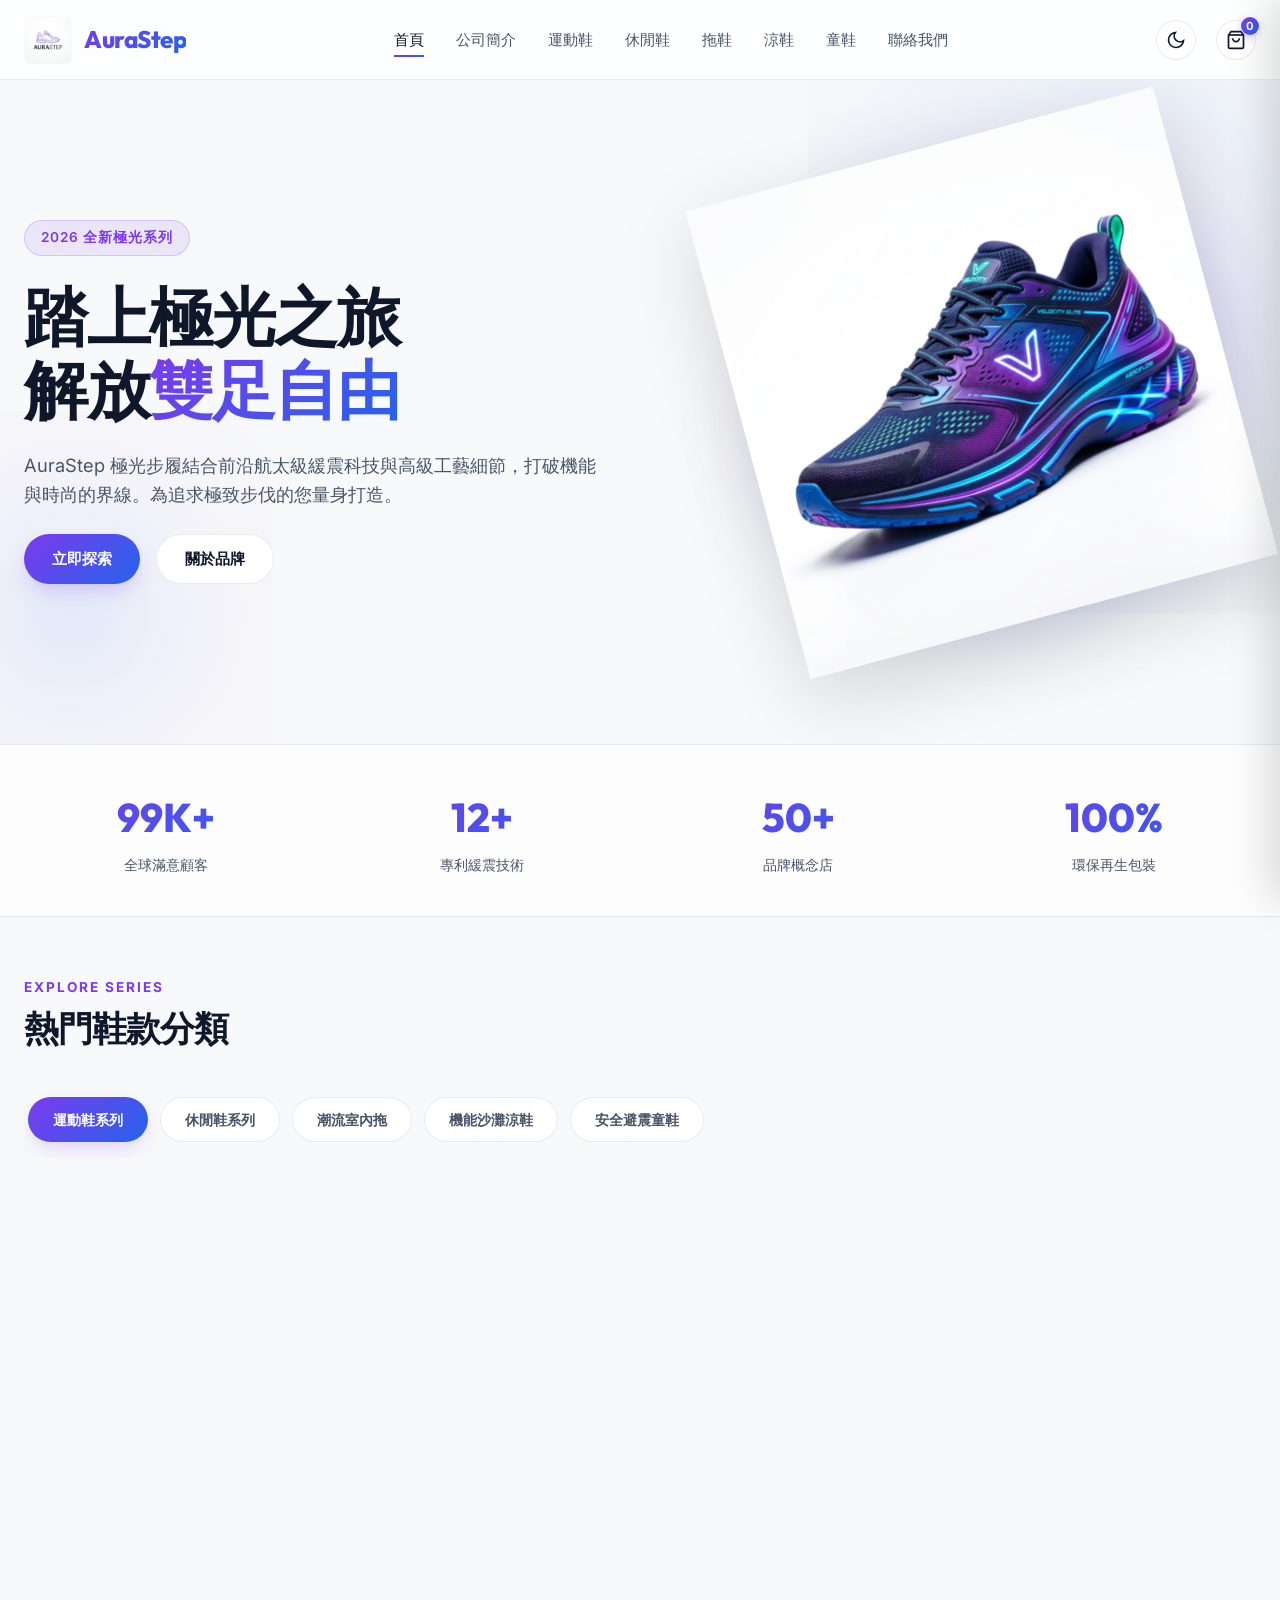
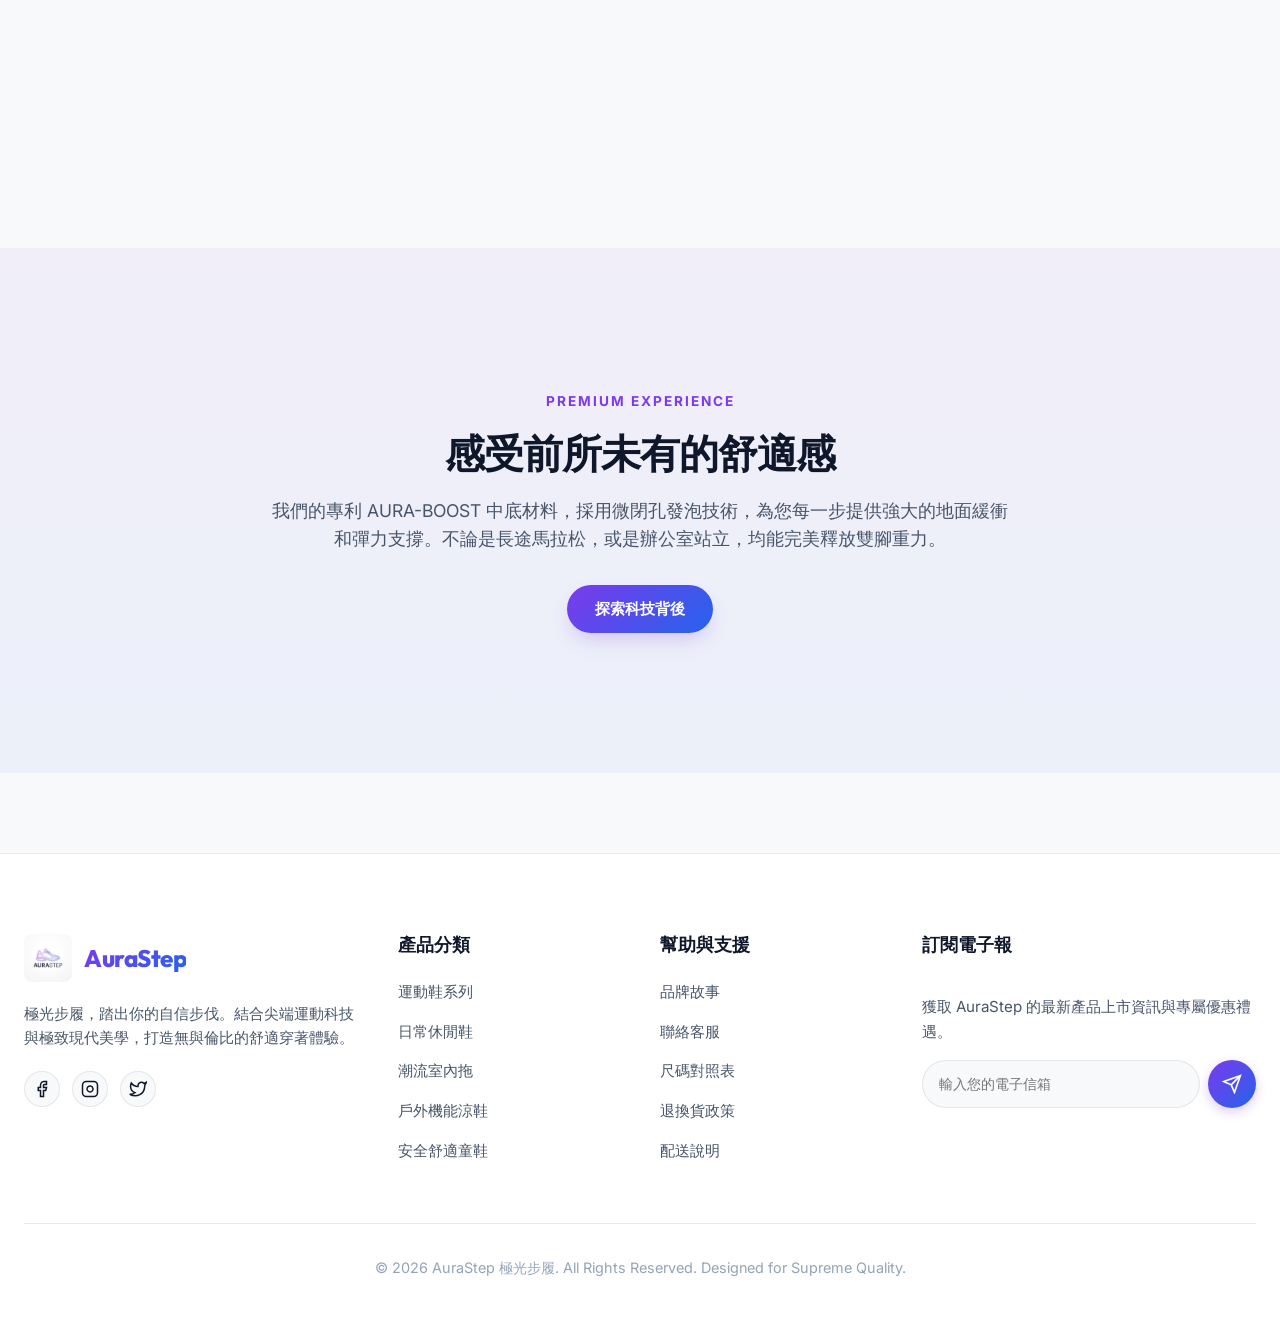
<file: index.html>
<!DOCTYPE html>
<html lang="zh-TW">

<head>
  <meta charset="UTF-8">
  <meta name="viewport" content="width=device-width, initial-scale=1.0">
  <title>黃靖貽的鞋子專賣店</title>
  <meta name="description"
    content="AuraStep 極光步履為您打造融合尖端科技與極致美學的精緻鞋履。包含高機能運動鞋、都會休閒鞋、潮流涼拖鞋與兒童安全防撞鞋。立即探索 AuraStep，踏出您的自信步伐。">
  <meta name="keywords" content="鞋子品牌, 運動鞋, 休閒鞋, 拖鞋, 涼鞋, 童鞋, AuraStep, 科技跑鞋">

  <!-- CSS Link -->
  <link rel="stylesheet" href="assets/css/style.css">
  <meta name="google-site-verification" content="atnBCbKEbtisre_nBbv61Y2683cpkDct6Owgg-JTtzs" />
</head>

<body>

  <!-- Dynamic Header Container -->
  <header id="global-header"></header>

  <main>
    <!-- Hero Banner Section -->
    <section class="hero" id="home-hero">
      <div class="container hero-grid">
        <div class="hero-content animate-on-scroll">
          <div class="hero-tag" id="hero-tag-new">2026 全新極光系列</div>
          <h1 class="hero-title" id="main-hero-title">踏上極光之旅<br>解放<span>雙足自由</span></h1>
          <p class="hero-desc">AuraStep 極光步履結合前沿航太級緩震科技與高級工藝細節，打破機能與時尚的界線。為追求極致步伐的您量身打造。</p>
          <div class="hero-btns">
            <a href="sports.html" class="btn btn-primary" id="hero-cta-shop">立即探索</a>
            <a href="about.html" class="btn btn-secondary" id="hero-cta-about">關於品牌</a>
          </div>
        </div>
        <div class="hero-visual animate-on-scroll">
          <div class="hero-circle-bg"></div>
          <img src="assets/images/sports_1.png" alt="Aura Runner X1" class="hero-image" id="hero-featured-img">
        </div>
      </div>
    </section>

    <!-- Brand Stats Section -->
    <section class="stats" id="brand-stats">
      <div class="container stats-grid">
        <div class="stat-item animate-on-scroll">
          <div class="stat-num" id="stat-sales">99K+</div>
          <div class="stat-label">全球滿意顧客</div>
        </div>
        <div class="stat-item animate-on-scroll">
          <div class="stat-num" id="stat-patents">12+</div>
          <div class="stat-label">專利緩震技術</div>
        </div>
        <div class="stat-item animate-on-scroll">
          <div class="stat-num" id="stat-stores">50+</div>
          <div class="stat-label">品牌概念店</div>
        </div>
        <div class="stat-item animate-on-scroll">
          <div class="stat-num" id="stat-sustainability">100%</div>
          <div class="stat-label">環保再生包裝</div>
        </div>
      </div>
    </section>

    <!-- Product Category Previews -->
    <section class="category-filter-section" id="featured-categories">
      <div class="container">
        <div class="section-header animate-on-scroll">
          <div class="section-info">
            <span class="section-tag">Explore Series</span>
            <h2 class="section-title">熱門鞋款分類</h2>
          </div>
        </div>
        <div class="category-capsules animate-on-scroll" id="home-category-list">
          <a href="sports.html" class="capsule active">運動鞋系列</a>
          <a href="casual.html" class="capsule">休閒鞋系列</a>
          <a href="slippers.html" class="capsule">潮流室內拖</a>
          <a href="sandals.html" class="capsule">機能沙灘涼鞋</a>
          <a href="kids.html" class="capsule">安全避震童鞋</a>
        </div>
      </div>
    </section>

    <!-- Featured Products Grid -->
    <section class="product-grid-section" id="home-featured-products">
      <div class="container">
        <div class="grid grid-4" id="featured-products-container">
          <!-- Rendered dynamically by script below -->
        </div>
      </div>
    </section>

    <!-- Experience Banner Section -->
    <section class="about-hero"
      style="background: linear-gradient(0deg, rgba(37,99,235,0.06) 0%, rgba(124,58,237,0.06) 100%); margin: 80px 0;">
      <div class="container animate-on-scroll" style="max-width: 800px; padding: 60px 24px;">
        <span class="section-tag" style="margin-bottom: 16px; display: inline-block;">Premium Experience</span>
        <h2 class="section-title" style="font-size: 2.5rem; margin-bottom: 20px;">感受前所未有的舒適感</h2>
        <p style="color: var(--text-secondary); margin-bottom: 32px; font-size: 1.1rem;">我們的專利 AURA-BOOST
          中底材料，採用微閉孔發泡技術，為您每一步提供強大的地面緩衝和彈力支撐。不論是長途馬拉松，或是辦公室站立，均能完美釋放雙腳重力。</p>
        <a href="about.html" class="btn btn-primary" id="home-experience-learn-more">探索科技背後</a>
      </div>
    </section>
  </main>

  <!-- Dynamic Footer Container -->
  <footer id="global-footer"></footer>

  <!-- Scripts -->
  <script src="assets/js/products-data.js"></script>
  <script src="assets/js/main.js"></script>
  <script>
    // Load a few featured products on home page load
    document.addEventListener("DOMContentLoaded", () => {
      const container = document.getElementById("featured-products-container");
      if (container && typeof productsData !== "undefined") {
        // Select one from each category to feature
        const ids = ["sports_1", "casual_2", "slipper_1", "sandal_1"];
        const featured = productsData.filter(p => ids.includes(p.id));

        container.innerHTML = featured.map(product => `
          <article class="product-card animate-on-scroll">
            <span class="card-tag">精選推薦</span>
            <a href="product.html?id=${product.id}" class="card-img-wrapper">
              <img src="${product.image}" alt="${product.name}" class="card-img">
            </a>
            <div class="card-info">
              <span class="card-cat">${product.categoryName}</span>
              <a href="product.html?id=${product.id}">
                <h3 class="card-title">${product.name}</h3>
              </a>
              <div class="card-bottom">
                <div class="card-price"><span>NT$</span>${product.price.toLocaleString()}</div>
                <button class="card-btn" id="btn-add-${product.id}" aria-label="將 ${product.name} 加入購物袋" onclick="addProductToCart('${product.id}')">
                  <svg stroke="currentColor" fill="none" stroke-width="2" viewBox="0 0 24 24" height="20" width="20">
                    <path d="M12 5v14M5 12h14"></path>
                  </svg>
                </button>
              </div>
            </div>
          </article>
        `).join("");
      }
    });
  </script>
</body>

</html>
</file>
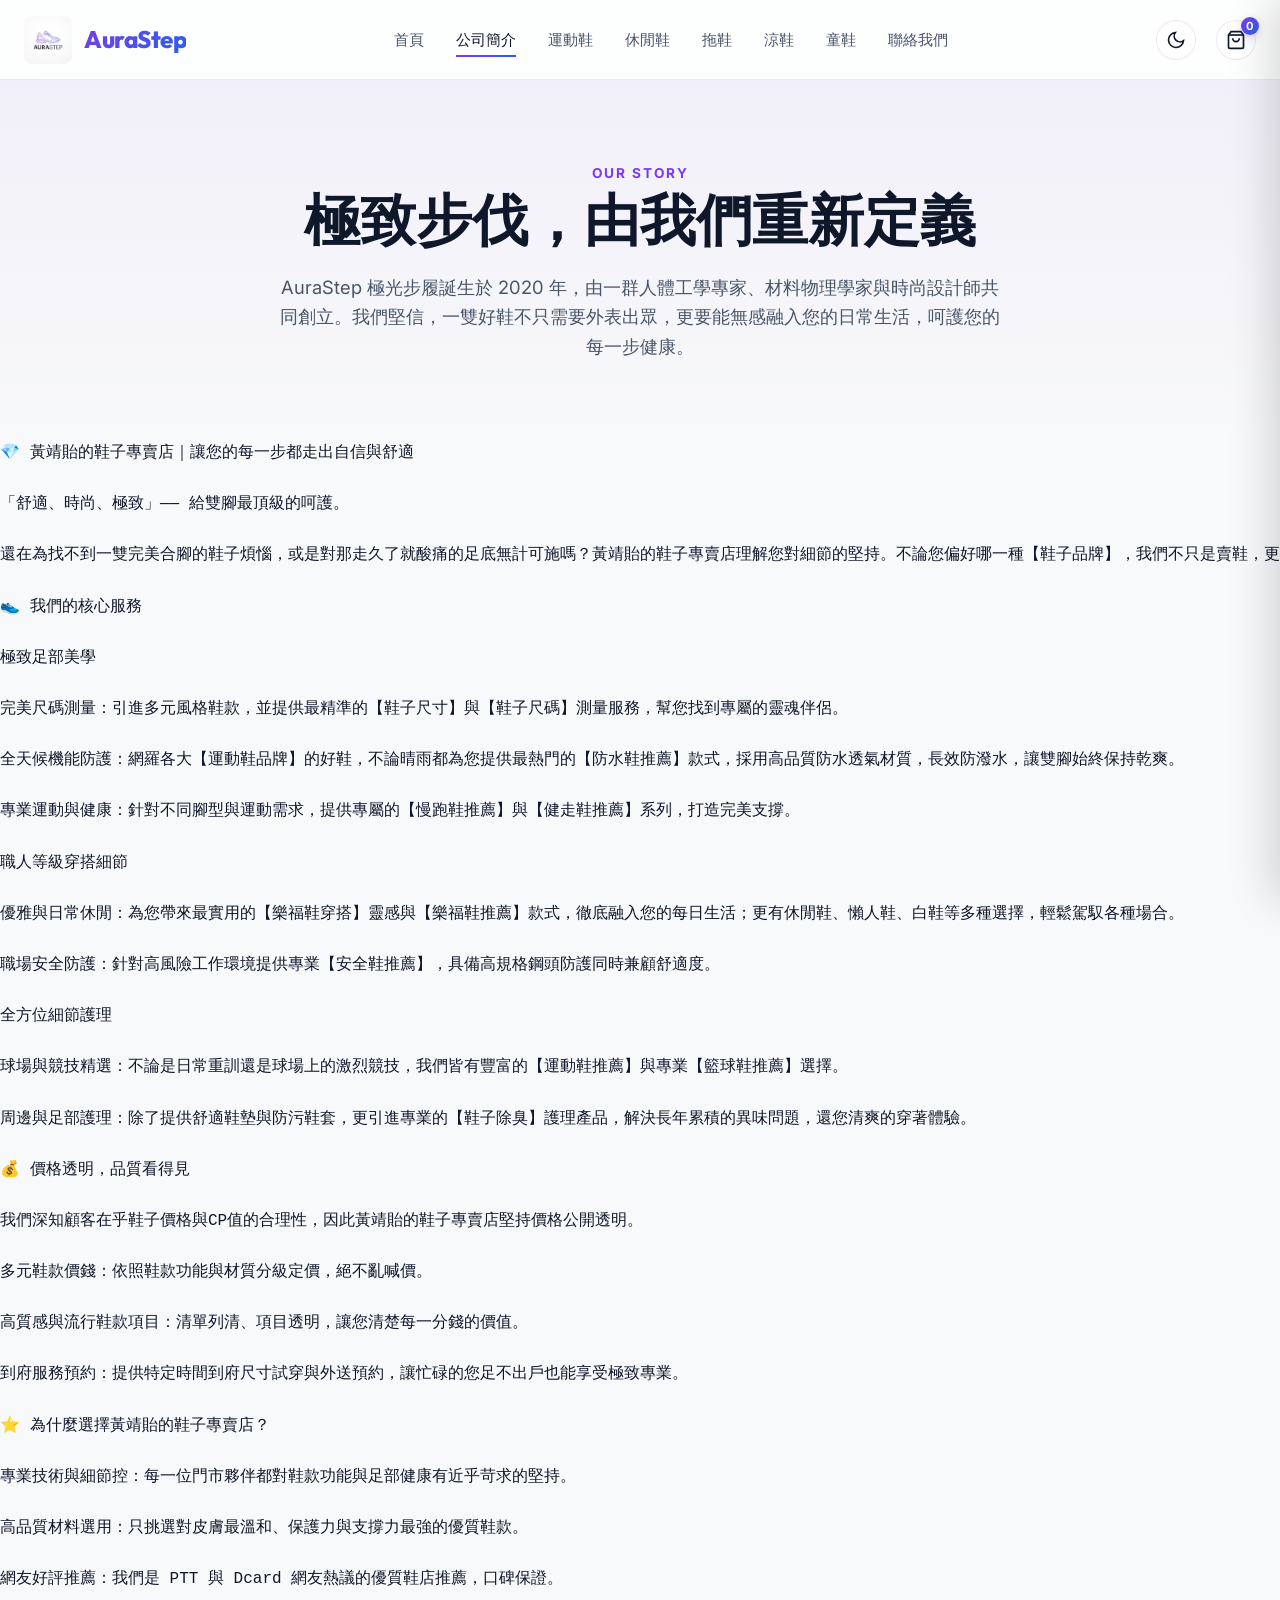
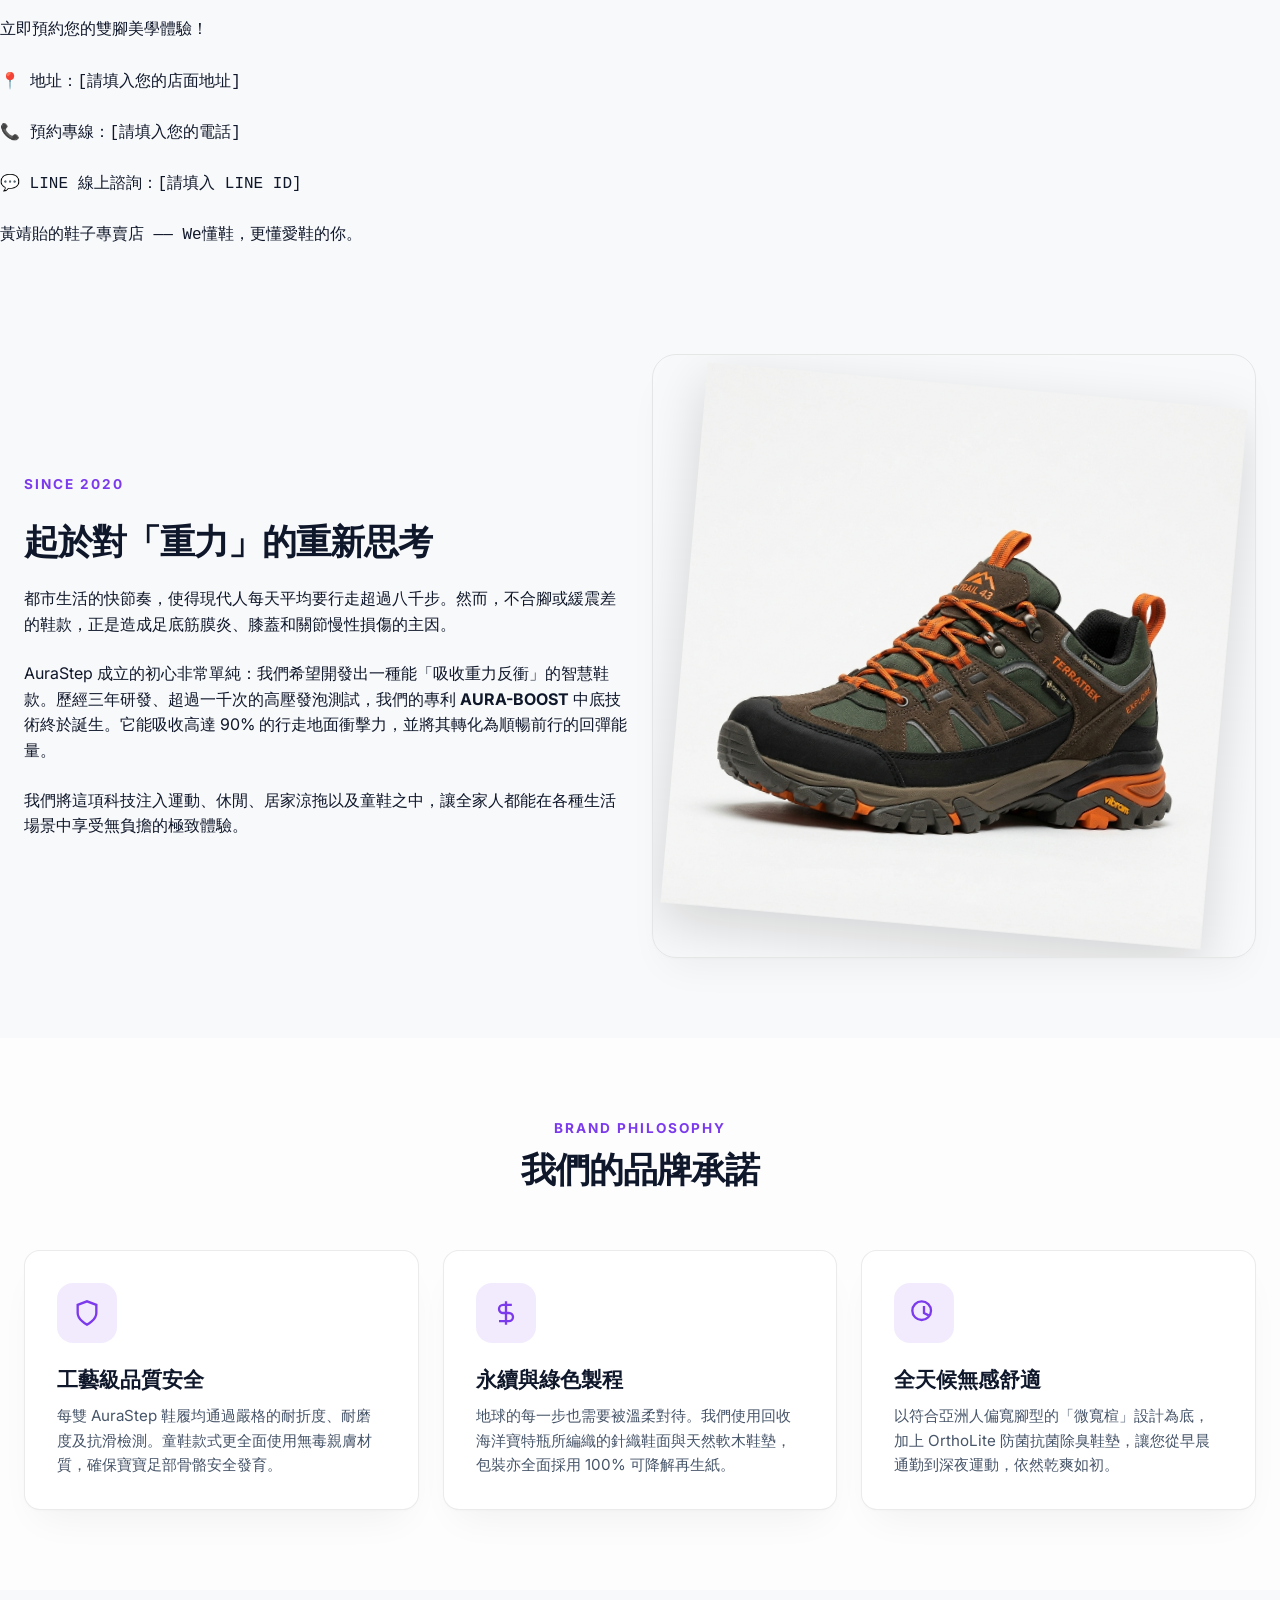
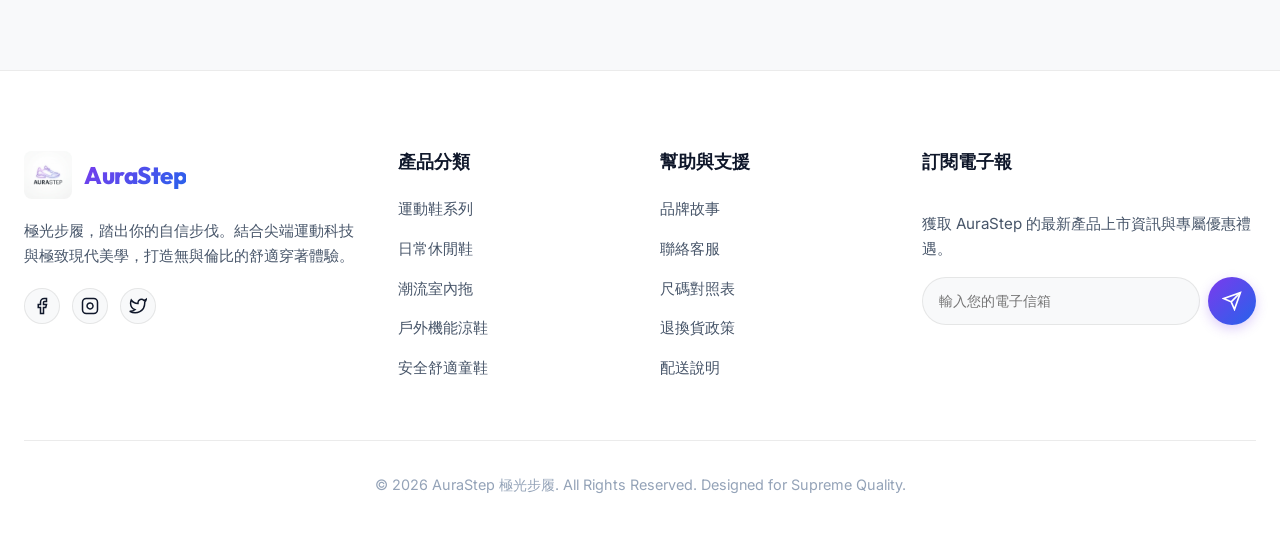
<file: about.html>
<!DOCTYPE html>
<html lang="zh-TW">

<head>
  <meta charset="UTF-8">
  <meta name="viewport" content="width=device-width, initial-scale=1.0">
  <title>品牌故事 | AuraStep 極光步履</title>
  <meta name="description" content="了解 AuraStep 極光步履的品牌背景、核心價值與先進製鞋科技。我們承諾為每一對雙足提供卓越的包覆與緩衝防護，陪伴您自信探索精彩世界。">
  <meta name="keywords" content="AuraStep故事, 品牌介紹, 舒適鞋墊, 專利緩震, 環保製鞋">

  <!-- CSS Link -->
  <link rel="stylesheet" href="assets/css/style.css">
</head>

<body>

  <!-- Dynamic Header Container -->
  <header id="global-header"></header>

  <main>
    <!-- About Page Hero -->
    <section class="about-hero" id="about-hero-section">
      <div class="container animate-on-scroll">
        <span class="section-tag" id="about-brand-tag">Our Story</span>
        <h1 class="about-title" id="about-page-title">極致步伐，由我們重新定義</h1>
        <p class="about-desc">AuraStep 極光步履誕生於 2020
          年，由一群人體工學專家、材料物理學家與時尚設計師共同創立。我們堅信，一雙好鞋不只需要外表出眾，更要能無感融入您的日常生活，呵護您的每一步健康。</p>
      </div>
    </section>
    <pre>
💎 黃靖貽的鞋子專賣店｜讓您的每一步都走出自信與舒適

「舒適、時尚、極致」—— 給雙腳最頂級的呵護。

還在為找不到一雙完美合腳的鞋子煩惱，或是對那走久了就酸痛的足底無計可施嗎？黃靖貽的鞋子專賣店理解您對細節的堅持。不論您偏好哪一種【鞋子品牌】，我們不只是賣鞋，更是您雙腳的守護者。

👟 我們的核心服務

極致足部美學

完美尺碼測量：引進多元風格鞋款，並提供最精準的【鞋子尺寸】與【鞋子尺碼】測量服務，幫您找到專屬的靈魂伴侶。

全天候機能防護：網羅各大【運動鞋品牌】的好鞋，不論晴雨都為您提供最熱門的【防水鞋推薦】款式，採用高品質防水透氣材質，長效防潑水，讓雙腳始終保持乾爽。

專業運動與健康：針對不同腳型與運動需求，提供專屬的【慢跑鞋推薦】與【健走鞋推薦】系列，打造完美支撐。

職人等級穿搭細節

優雅與日常休閒：為您帶來最實用的【樂福鞋穿搭】靈感與【樂福鞋推薦】款式，徹底融入您的每日生活；更有休閒鞋、懶人鞋、白鞋等多種選擇，輕鬆駕馭各種場合。

職場安全防護：針對高風險工作環境提供專業【安全鞋推薦】，具備高規格鋼頭防護同時兼顧舒適度。

全方位細節護理

球場與競技精選：不論是日常重訓還是球場上的激烈競技，我們皆有豐富的【運動鞋推薦】與專業【籃球鞋推薦】選擇。

周邊與足部護理：除了提供舒適鞋墊與防污鞋套，更引進專業的【鞋子除臭】護理產品，解決長年累積的異味問題，還您清爽的穿著體驗。

💰 價格透明，品質看得見

我們深知顧客在乎鞋子價格與CP值的合理性，因此黃靖貽的鞋子專賣店堅持價格公開透明。

多元鞋款價錢：依照鞋款功能與材質分級定價，絕不亂喊價。

高質感與流行鞋款項目：清單列清、項目透明，讓您清楚每一分錢的價值。

到府服務預約：提供特定時間到府尺寸試穿與外送預約，讓忙碌的您足不出戶也能享受極致專業。

⭐ 為什麼選擇黃靖貽的鞋子專賣店？

專業技術與細節控：每一位門市夥伴都對鞋款功能與足部健康有近乎苛求的堅持。

高品質材料選用：只挑選對皮膚最溫和、保護力與支撐力最強的優質鞋款。

網友好評推薦：我們是 PTT 與 Dcard 網友熱議的優質鞋店推薦，口碑保證。

立即預約您的雙腳美學體驗！

📍 地址：[請填入您的店面地址]

📞 預約專線：[請填入您的電話]

💬 LINE 線上諮詢：[請填入 LINE ID]

黃靖貽的鞋子專賣店 —— We懂鞋，更懂愛鞋的你。
    </pre>

    <!-- Brand Story Splitted Section -->
    <section class="about-grid-section" id="about-story-split">
      <div class="container grid grid-2">
        <div class="about-story-text animate-on-scroll">
          <span class="section-tag">Since 2020</span>
          <h2 class="section-title">起於對「重力」的重新思考</h2>
          <p>都市生活的快節奏，使得現代人每天平均要行走超過八千步。然而，不合腳或緩震差的鞋款，正是造成足底筋膜炎、膝蓋和關節慢性損傷的主因。</p>
          <p>AuraStep 成立的初心非常單純：我們希望開發出一種能「吸收重力反衝」的智慧鞋款。歷經三年研發、超過一千次的高壓發泡測試，我們的專利 <strong>AURA-BOOST</strong>
            中底技術終於誕生。它能吸收高達 90% 的行走地面衝擊力，並將其轉化為順暢前行的回彈能量。</p>
          <p>我們將這項科技注入運動、休閒、居家涼拖以及童鞋之中，讓全家人都能在各種生活場景中享受無負擔的極致體驗。</p>
        </div>
        <div class="about-story-img animate-on-scroll" id="story-image-box">
          <img src="assets/images/sports_2.png" alt="AuraStep 越野探索鞋設計工藝圖"
            style="transform: rotate(5deg) scale(0.9); filter: drop-shadow(0 20px 30px rgba(0,0,0,0.15));">
        </div>
      </div>
    </section>

    <!-- Core Values Section -->
    <section class="core-values" id="about-values">
      <div class="container">
        <div class="section-header animate-on-scroll"
          style="text-align: center; justify-content: center; margin-bottom: 60px;">
          <div class="section-info" style="align-items: center;">
            <span class="section-tag">Brand Philosophy</span>
            <h2 class="section-title">我們的品牌承諾</h2>
          </div>
        </div>
        <div class="grid grid-3">
          <!-- Value 1 -->
          <article class="value-card animate-on-scroll">
            <div class="value-icon">
              <svg stroke="currentColor" fill="none" stroke-width="2" viewBox="0 0 24 24" height="28" width="28">
                <path d="M12 22s8-4 8-10V5l-8-3-8 3v7c0 6 8 10 8 10z"></path>
              </svg>
            </div>
            <h3 class="value-title" id="val-1-title">工藝級品質安全</h3>
            <p class="value-desc">每雙 AuraStep 鞋履均通過嚴格的耐折度、耐磨度及抗滑檢測。童鞋款式更全面使用無毒親膚材質，確保寶寶足部骨骼安全發育。</p>
          </article>
          <!-- Value 2 -->
          <article class="value-card animate-on-scroll">
            <div class="value-icon">
              <svg stroke="currentColor" fill="none" stroke-width="2" viewBox="0 0 24 24" height="28" width="28">
                <path d="M12 2v20M17 5H9.5a3.5 3.5 0 0 0 0 7h5a3.5 3.5 0 0 1 0 7H6"></path>
              </svg>
            </div>
            <h3 class="value-title" id="val-2-title">永續與綠色製程</h3>
            <p class="value-desc">地球的每一步也需要被溫柔對待。我們使用回收海洋寶特瓶所編織的針織鞋面與天然軟木鞋墊，包裝亦全面採用 100% 可降解再生紙。</p>
          </article>
          <!-- Value 3 -->
          <article class="value-card animate-on-scroll">
            <div class="value-icon">
              <svg stroke="currentColor" fill="none" stroke-width="2" viewBox="0 0 24 24" height="28" width="28">
                <path d="M18 10a8 8 0 1 1-16 0 8 8 0 0 1 16 0z"></path>
                <path d="M12 6v6l4 2"></path>
              </svg>
            </div>
            <h3 class="value-title" id="val-3-title">全天候無感舒適</h3>
            <p class="value-desc">以符合亞洲人偏寬腳型的「微寬楦」設計為底，加上 OrthoLite 防菌抗菌除臭鞋墊，讓您從早晨通勤到深夜運動，依然乾爽如初。</p>
          </article>
        </div>
      </div>
    </section>
  </main>

  <!-- Dynamic Footer Container -->
  <footer id="global-footer"></footer>

  <!-- Scripts -->
  <script src="assets/js/products-data.js"></script>
  <script src="assets/js/main.js"></script>
</body>

</html>
</file>
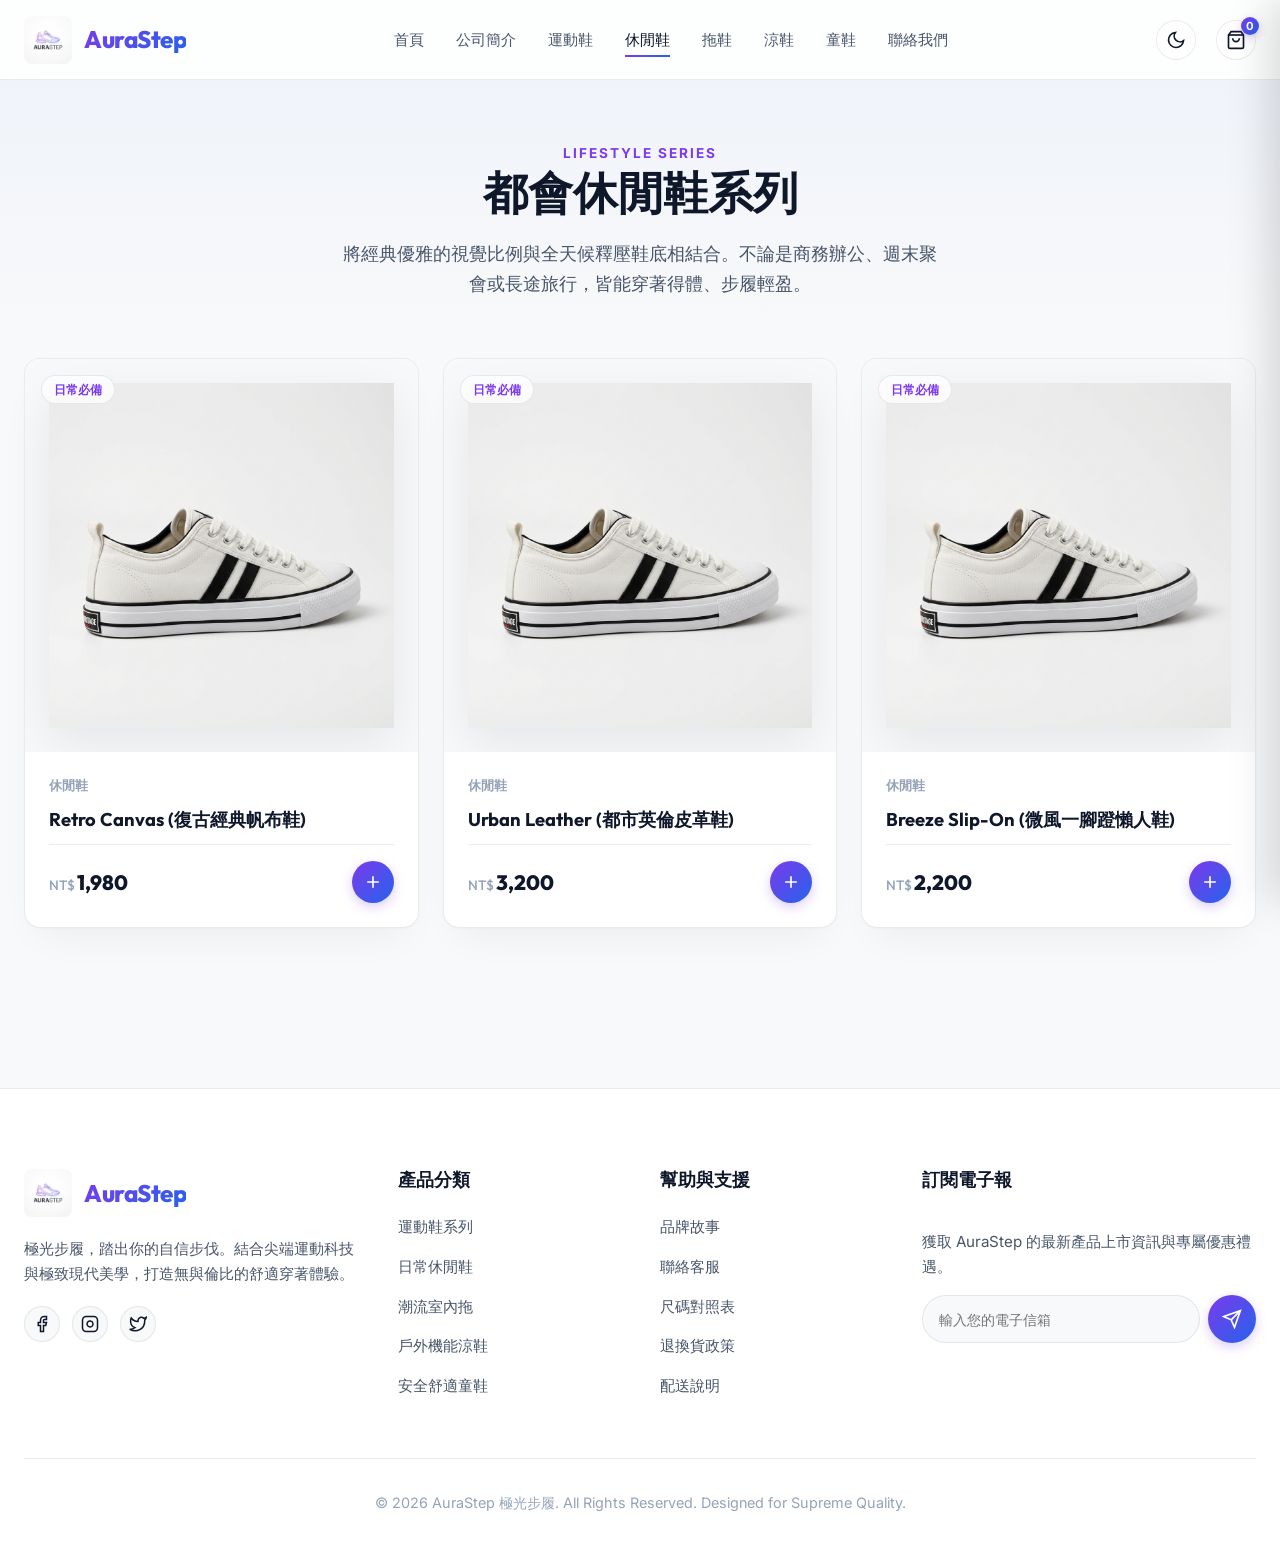
<file: casual.html>
<!DOCTYPE html>
<html lang="zh-TW">
<head>
  <meta charset="UTF-8">
  <meta name="viewport" content="width=device-width, initial-scale=1.0">
  <title>日常時尚與都會休閒鞋系列 | AuraStep 極光步履</title>
  <meta name="description" content="選購 AuraStep 都會日常休閒鞋。精選頭層牛皮英倫皮鞋、復古有機棉帆布板鞋與高透氣防滑懶人鞋。時尚簡約剪裁融合減震底科技，完美契合您的每日穿搭。">
  <meta name="keywords" content="男士休閒鞋, 帆布鞋, 懶人鞋, 皮革板鞋, AuraStep 休閒鞋">
  
  <!-- CSS Link -->
  <link rel="stylesheet" href="assets/css/style.css">
</head>
<body>

  <!-- Dynamic Header Container -->
  <header id="global-header"></header>

  <main>
    <!-- Category Page Hero -->
    <section class="about-hero" style="padding: 60px 0 40px 0; background: linear-gradient(180deg, rgba(37, 99, 235, 0.04) 0%, rgba(0,0,0,0) 100%);">
      <div class="container animate-on-scroll">
        <span class="section-tag" id="cat-banner-tag">Lifestyle Series</span>
        <h1 class="about-title" id="cat-page-title" style="font-size: 2.8rem;">都會休閒鞋系列</h1>
        <p class="about-desc" style="max-width: 600px;">將經典優雅的視覺比例與全天候釋壓鞋底相結合。不論是商務辦公、週末聚會或長途旅行，皆能穿著得體、步履輕盈。</p>
      </div>
    </section>

    <!-- Product Grid Section -->
    <section class="product-grid-section">
      <div class="container">
        <div class="grid grid-3" id="casual-products-container">
          <!-- Dynamically Loaded Products -->
          <div style="grid-column: 1/-1; text-align: center; padding: 40px 0;">
            <div class="loader"></div>
            <p style="margin-top: 12px; color: var(--text-muted);">正在為您加載優質休閒鞋款...</p>
          </div>
        </div>
      </div>
    </section>
  </main>

  <!-- Dynamic Footer Container -->
  <footer id="global-footer"></footer>

  <!-- Scripts -->
  <script src="assets/js/products-data.js"></script>
  <script src="assets/js/main.js"></script>
  <script>
    document.addEventListener("DOMContentLoaded", () => {
      const container = document.getElementById("casual-products-container");
      if (container && typeof productsData !== "undefined") {
        // Filter casual category products
        const products = productsData.filter(p => p.category === "casual");
        
        if (products.length === 0) {
          container.innerHTML = `<p style="grid-column: 1/-1; text-align: center; color: var(--text-muted);">目前無此分類產品</p>`;
          return;
        }

        container.innerHTML = products.map(product => `
          <article class="product-card animate-on-scroll">
            <span class="card-tag">日常必備</span>
            <a href="product.html?id=${product.id}" class="card-img-wrapper">
              <img src="${product.image}" alt="${product.name}" class="card-img">
            </a>
            <div class="card-info">
              <span class="card-cat">${product.categoryName}</span>
              <a href="product.html?id=${product.id}">
                <h3 class="card-title">${product.name}</h3>
              </a>
              <div class="card-bottom">
                <div class="card-price"><span>NT$</span>${product.price.toLocaleString()}</div>
                <button class="card-btn" id="btn-add-${product.id}" aria-label="將 ${product.name} 加入購物袋" onclick="addProductToCart('${product.id}')">
                  <svg stroke="currentColor" fill="none" stroke-width="2" viewBox="0 0 24 24" height="20" width="20">
                    <path d="M12 5v14M5 12h14"></path>
                  </svg>
                </button>
              </div>
            </div>
          </article>
        `).join("");

        // Trigger animations for newly added elements
        if (typeof initScrollAnimations === "function") {
          initScrollAnimations();
        }
      }
    });
  </script>
</body>
</html>
</file>
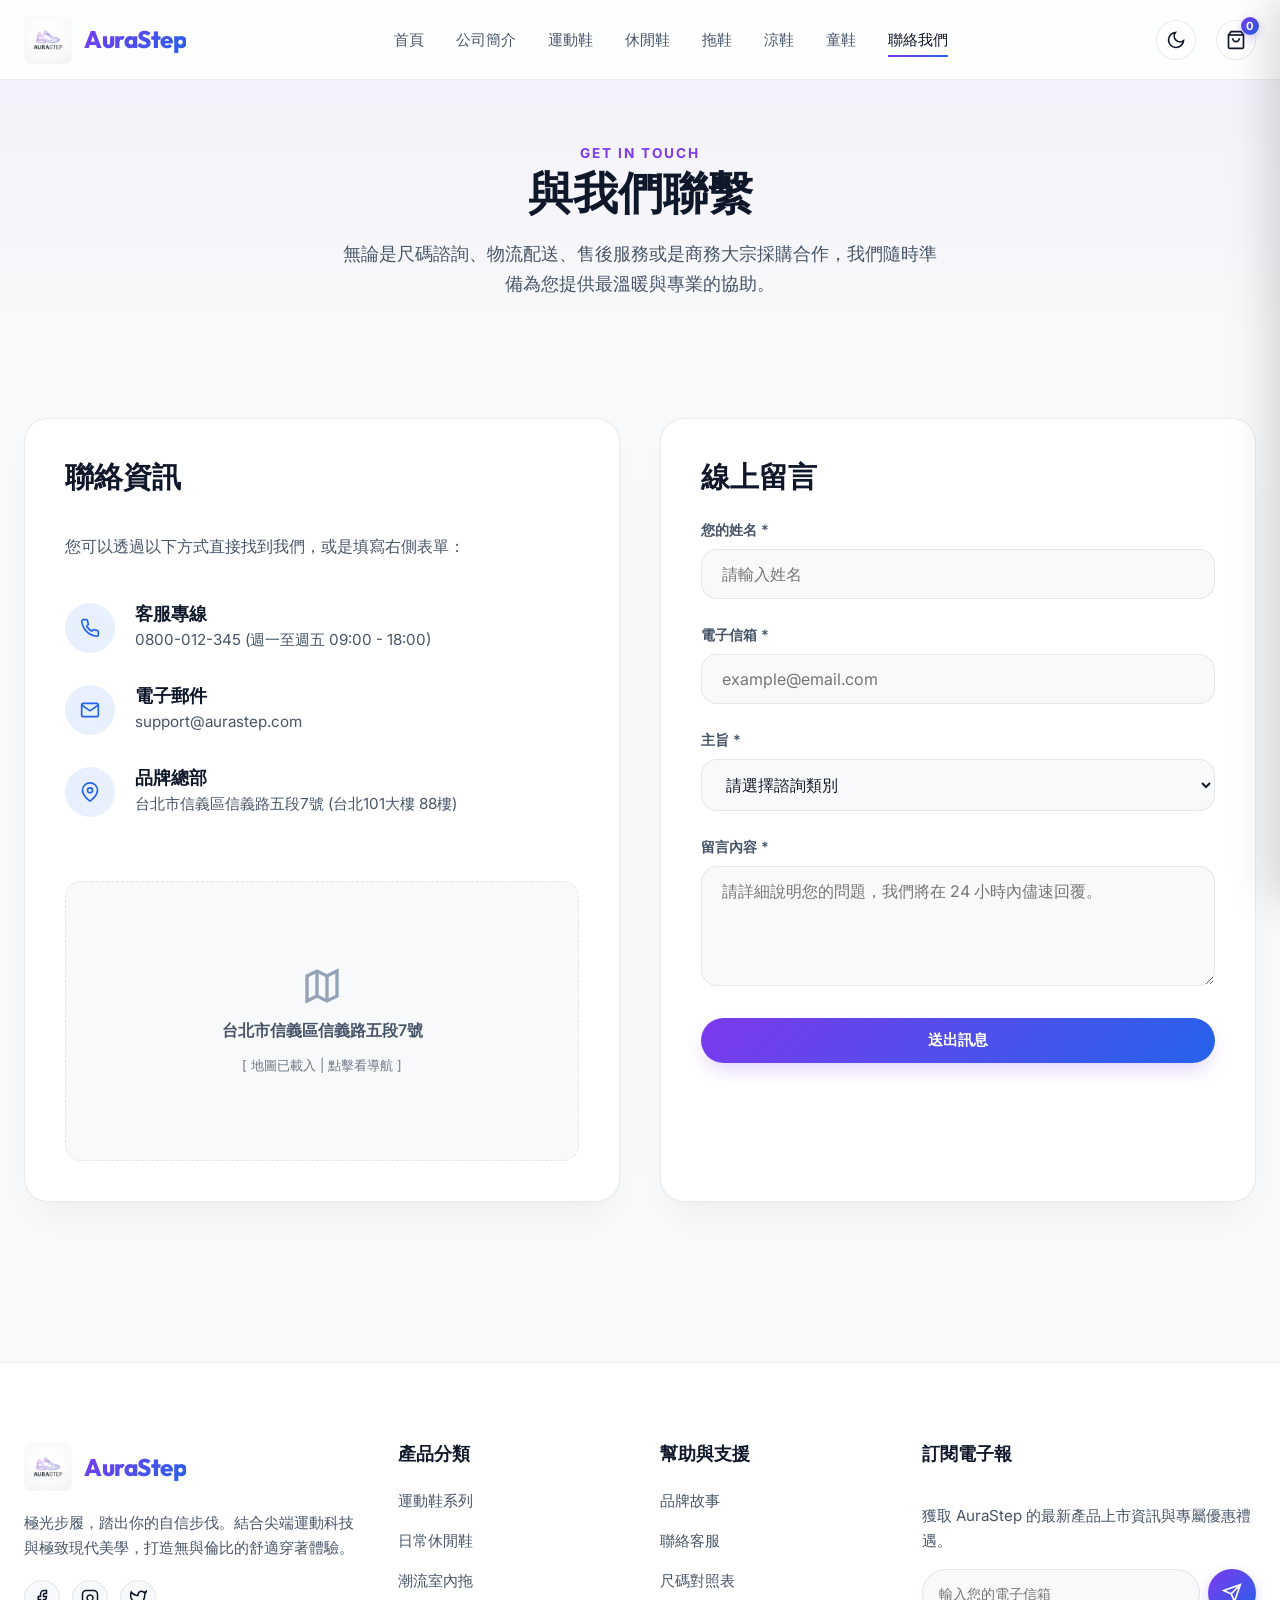
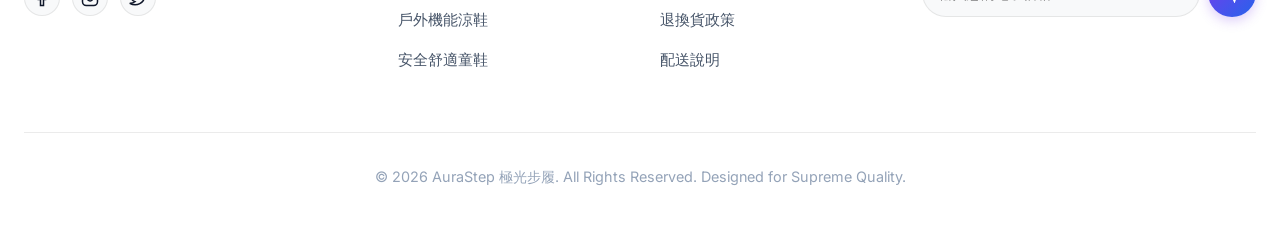
<file: contact.html>
<!DOCTYPE html>
<html lang="zh-TW">
<head>
  <meta charset="UTF-8">
  <meta name="viewport" content="width=device-width, initial-scale=1.0">
  <title>聯絡我們 | AuraStep 極光步履</title>
  <meta name="description" content="有任何關於 AuraStep 鞋款尺碼選擇、配送進度、退換貨政策或大宗合作疑問？歡迎隨時填寫聯絡表單，或透過客服信箱與熱線與我們取得聯繫。">
  <meta name="keywords" content="AuraStep聯絡方式, 售後服務, 退換貨諮詢, 客服信箱, 客服熱線">
  
  <!-- CSS Link -->
  <link rel="stylesheet" href="assets/css/style.css">
</head>
<body>

  <!-- Dynamic Header Container -->
  <header id="global-header"></header>

  <main>
    <!-- Contact Page Hero -->
    <section class="about-hero" style="padding: 60px 0 40px 0; background: linear-gradient(180deg, rgba(124, 58, 237, 0.04) 0%, rgba(0,0,0,0) 100%);">
      <div class="container animate-on-scroll">
        <span class="section-tag" id="contact-banner-tag">Get In Touch</span>
        <h1 class="about-title" id="contact-page-title" style="font-size: 2.8rem;">與我們聯繫</h1>
        <p class="about-desc" style="max-width: 600px;">無論是尺碼諮詢、物流配送、售後服務或是商務大宗採購合作，我們隨時準備為您提供最溫暖與專業的協助。</p>
      </div>
    </section>

    <!-- Main Contact Section -->
    <section class="contact-section" id="contact-content-grid">
      <div class="container grid grid-2" style="gap: 40px;">
        
        <!-- Left: Info Panel -->
        <div class="contact-info-panel animate-on-scroll" id="info-panel-box">
          <h2 style="font-size: 1.8rem; margin-bottom: 8px;">聯絡資訊</h2>
          <p style="color: var(--text-secondary); margin-bottom: 12px;">您可以透過以下方式直接找到我們，或是填寫右側表單：</p>
          
          <!-- Tel -->
          <div class="contact-detail-item">
            <div class="contact-icon">
              <svg stroke="currentColor" fill="none" stroke-width="2" viewBox="0 0 24 24" height="20" width="20"><path d="M22 16.92v3a2 2 0 0 1-2.18 2 19.79 19.79 0 0 1-8.63-3.07 19.5 19.5 0 0 1-6-6 19.79 19.79 0 0 1-3.07-8.67A2 2 0 0 1 4.11 2h3a2 2 0 0 1 2 1.72 12.84 12.84 0 0 0 .7 2.81 2 2 0 0 1-.45 2.11L8.09 9.91a16 16 0 0 0 6 6l1.27-1.27a2 2 0 0 1 2.11-.45 12.84 12.84 0 0 0 2.81.7A2 2 0 0 1 22 16.92z"></path></svg>
            </div>
            <div class="contact-text-wrapper">
              <h4 id="contact-label-phone">客服專線</h4>
              <p id="contact-value-phone">0800-012-345 (週一至週五 09:00 - 18:00)</p>
            </div>
          </div>

          <!-- Email -->
          <div class="contact-detail-item">
            <div class="contact-icon">
              <svg stroke="currentColor" fill="none" stroke-width="2" viewBox="0 0 24 24" height="20" width="20"><path d="M4 4h16c1.1 0 2 .9 2 2v12c0 1.1-.9 2-2 2H4c-1.1 0-2-.9-2-2V6c0-1.1.9-2 2-2z"></path><polyline points="22,6 12,13 2,6"></polyline></svg>
            </div>
            <div class="contact-text-wrapper">
              <h4 id="contact-label-email">電子郵件</h4>
              <p id="contact-value-email">support@aurastep.com</p>
            </div>
          </div>

          <!-- Address -->
          <div class="contact-detail-item">
            <div class="contact-icon">
              <svg stroke="currentColor" fill="none" stroke-width="2" viewBox="0 0 24 24" height="20" width="20"><path d="M21 10c0 7-9 13-9 13s-9-6-9-13a9 9 0 0 1 18 0z"></path><circle cx="12" cy="10" r="3"></circle></svg>
            </div>
            <div class="contact-text-wrapper">
              <h4 id="contact-label-address">品牌總部</h4>
              <p id="contact-value-address">台北市信義區信義路五段7號 (台北101大樓 88樓)</p>
            </div>
          </div>

          <!-- Map Placeholder -->
          <div class="map-placeholder" id="contact-map-placeholder">
            <svg stroke="currentColor" fill="none" stroke-width="2" viewBox="0 0 24 24" height="40" width="40"><polygon points="3 6 9 3 15 6 21 3 21 18 15 21 9 18 3 21"></polygon><line x1="9" y1="3" x2="9" y2="18"></line><line x1="15" y1="6" x2="15" y2="21"></line></svg>
            <span style="font-weight: 600;">台北市信義區信義路五段7號</span>
            <span style="font-size: 0.8rem; opacity: 0.8;">[ 地圖已載入 | 點擊看導航 ]</span>
          </div>
        </div>

        <!-- Right: Message Form -->
        <div class="contact-form-panel animate-on-scroll" id="form-panel-box">
          <h2 style="font-size: 1.8rem; margin-bottom: 24px;">線上留言</h2>
          <form id="contact-form-element" onsubmit="handleContactSubmit(event)">
            <!-- Name -->
            <div class="form-group">
              <label for="contact-name" class="form-label">您的姓名 *</label>
              <input type="text" id="contact-name" class="form-control" placeholder="請輸入姓名" required>
            </div>

            <!-- Email -->
            <div class="form-group">
              <label for="contact-email" class="form-label">電子信箱 *</label>
              <input type="email" id="contact-email" class="form-control" placeholder="example@email.com" required>
            </div>

            <!-- Subject -->
            <div class="form-group">
              <label for="contact-subject" class="form-label">主旨 *</label>
              <select id="contact-subject" class="form-control" style="appearance: auto;" required>
                <option value="" disabled selected>請選擇諮詢類別</option>
                <option value="size">尺碼選擇與版型建議</option>
                <option value="order">訂單與物流狀態查詢</option>
                <option value="return">退換貨與售後流程</option>
                <option value="cooperate">商務洽談與行銷合作</option>
                <option value="other">其他問題與意見回饋</option>
              </select>
            </div>

            <!-- Message -->
            <div class="form-group">
              <label for="contact-message" class="form-label">留言內容 *</label>
              <textarea id="contact-message" class="form-control" placeholder="請詳細說明您的問題，我們將在 24 小時內儘速回覆。" required></textarea>
            </div>

            <button type="submit" class="btn btn-primary" id="contact-submit-btn" style="width: 100%;">送出訊息</button>
          </form>
        </div>

      </div>
    </section>
  </main>

  <!-- Dynamic Footer Container -->
  <footer id="global-footer"></footer>

  <!-- Scripts -->
  <script src="assets/js/products-data.js"></script>
  <script src="assets/js/main.js"></script>
  <script>
    function handleContactSubmit(e) {
      e.preventDefault();
      
      const name = document.getElementById("contact-name").value;
      const email = document.getElementById("contact-email").value;
      const subject = document.getElementById("contact-subject").value;
      const message = document.getElementById("contact-message").value;

      if (name && email && subject && message) {
        // Show premium success toast using main.js helper
        if (typeof showToast === "function") {
          showToast(`親愛的 ${name}，我們已收到您的諮詢，客服小幫手將於 24 小時內回信！`);
        } else {
          alert("留言已送出，我們將儘快聯絡您！");
        }
        
        // Reset form
        document.getElementById("contact-form-element").reset();
      }
    }
  </script>
</body>
</html>
</file>
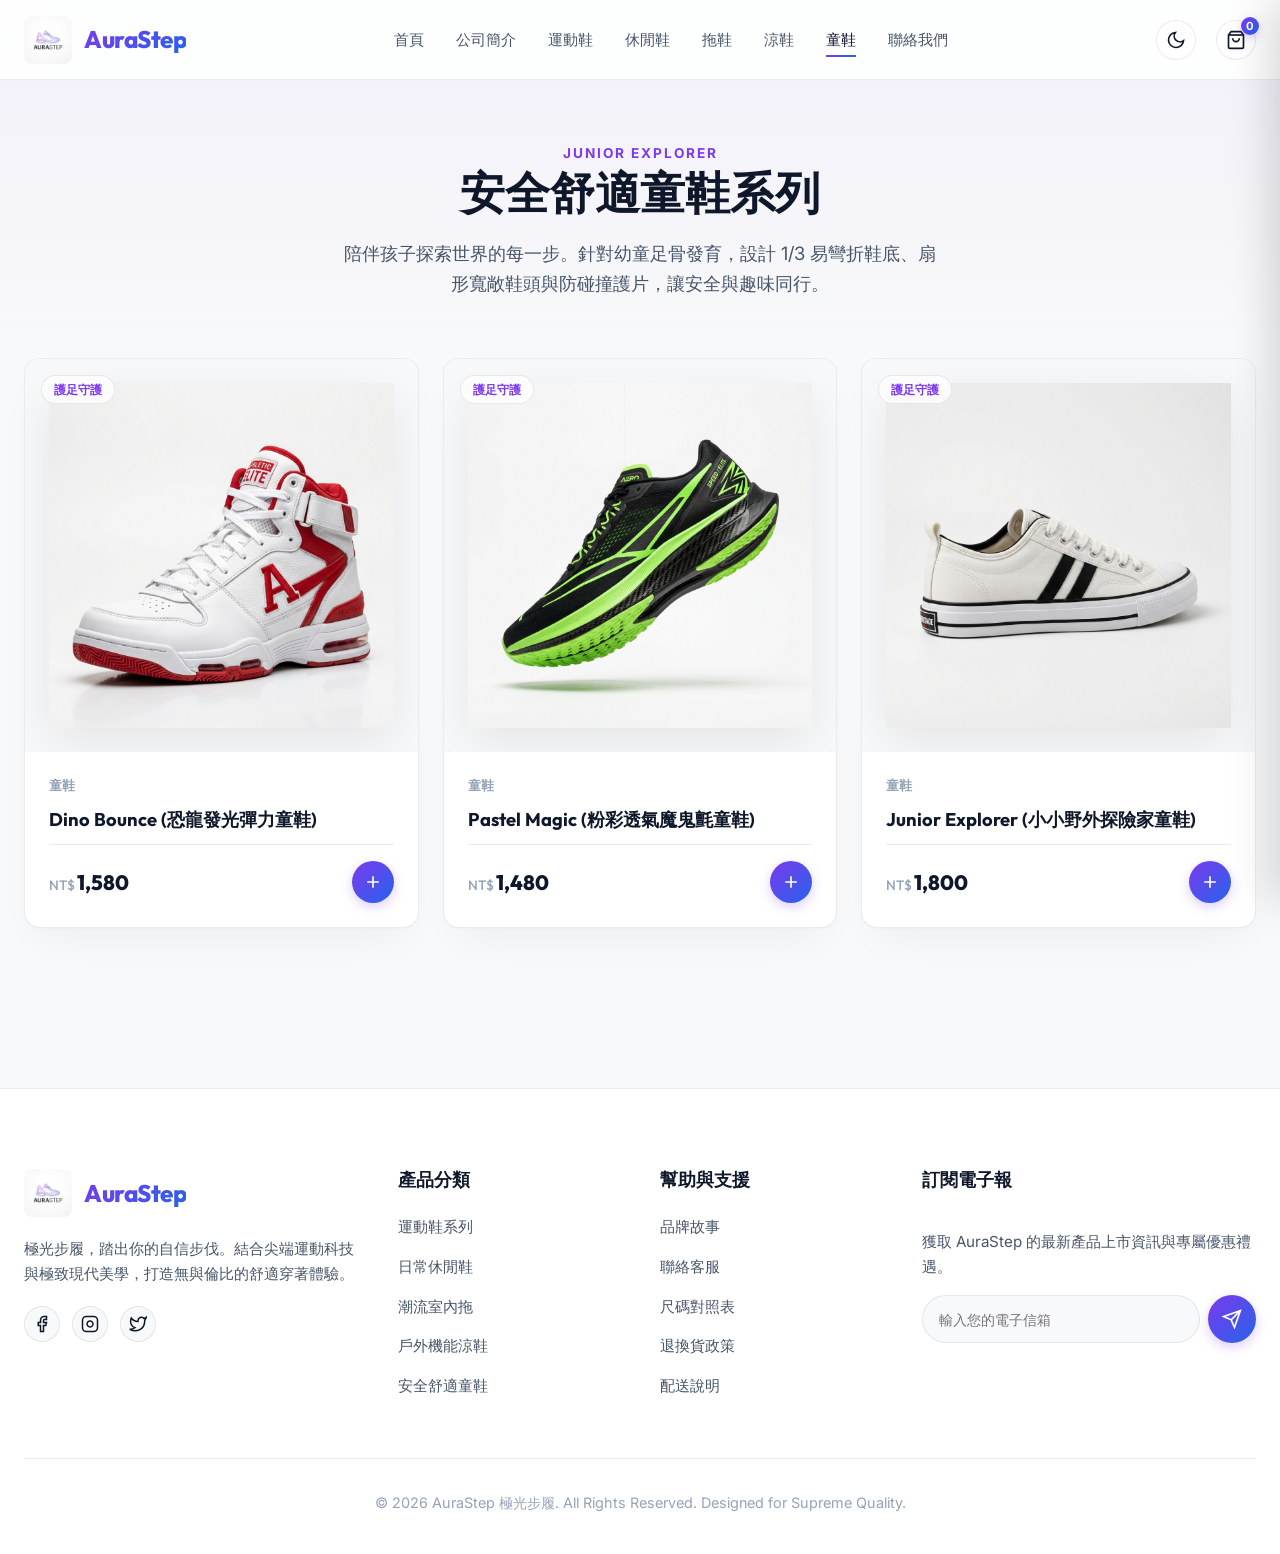
<file: kids.html>
<!DOCTYPE html>
<html lang="zh-TW">
<head>
  <meta charset="UTF-8">
  <meta name="viewport" content="width=device-width, initial-scale=1.0">
  <title>安全避震與透氣防撞童鞋系列 | AuraStep 極光步履</title>
  <meta name="description" content="專為兒童健康成長設計！選購 AuraStep 安全避震童鞋：趣味恐龍閃光發光鞋、高透氣雙網防滑慢跑童鞋與防潑水機能探險童鞋。呵護足底、防止撞擊打滑。">
  <meta name="keywords" content="發光童鞋, 兒童慢跑鞋, 魔鬼氈童鞋, 防滑童鞋, 護足學步鞋">
  
  <!-- CSS Link -->
  <link rel="stylesheet" href="assets/css/style.css">
</head>
<body>

  <!-- Dynamic Header Container -->
  <header id="global-header"></header>

  <main>
    <!-- Category Page Hero -->
    <section class="about-hero" style="padding: 60px 0 40px 0; background: linear-gradient(180deg, rgba(124, 58, 237, 0.04) 0%, rgba(0,0,0,0) 100%);">
      <div class="container animate-on-scroll">
        <span class="section-tag" id="cat-banner-tag">Junior Explorer</span>
        <h1 class="about-title" id="cat-page-title" style="font-size: 2.8rem;">安全舒適童鞋系列</h1>
        <p class="about-desc" style="max-width: 600px;">陪伴孩子探索世界的每一步。針對幼童足骨發育，設計 1/3 易彎折鞋底、扇形寬敞鞋頭與防碰撞護片，讓安全與趣味同行。</p>
      </div>
    </section>

    <!-- Product Grid Section -->
    <section class="product-grid-section">
      <div class="container">
        <div class="grid grid-3" id="kids-products-container">
          <!-- Dynamically Loaded Products -->
          <div style="grid-column: 1/-1; text-align: center; padding: 40px 0;">
            <div class="loader"></div>
            <p style="margin-top: 12px; color: var(--text-muted);">正在為您加載安全童鞋款...</p>
          </div>
        </div>
      </div>
    </section>
  </main>

  <!-- Dynamic Footer Container -->
  <footer id="global-footer"></footer>

  <!-- Scripts -->
  <script src="assets/js/products-data.js"></script>
  <script src="assets/js/main.js"></script>
  <script>
    document.addEventListener("DOMContentLoaded", () => {
      const container = document.getElementById("kids-products-container");
      if (container && typeof productsData !== "undefined") {
        // Filter kids category products
        const products = productsData.filter(p => p.category === "kids");
        
        if (products.length === 0) {
          container.innerHTML = `<p style="grid-column: 1/-1; text-align: center; color: var(--text-muted);">目前無此分類產品</p>`;
          return;
        }

        container.innerHTML = products.map(product => `
          <article class="product-card animate-on-scroll">
            <span class="card-tag">護足守護</span>
            <a href="product.html?id=${product.id}" class="card-img-wrapper">
              <img src="${product.image}" alt="${product.name}" class="card-img">
            </a>
            <div class="card-info">
              <span class="card-cat">${product.categoryName}</span>
              <a href="product.html?id=${product.id}">
                <h3 class="card-title">${product.name}</h3>
              </a>
              <div class="card-bottom">
                <div class="card-price"><span>NT$</span>${product.price.toLocaleString()}</div>
                <button class="card-btn" id="btn-add-${product.id}" aria-label="將 ${product.name} 加入購物袋" onclick="addProductToCart('${product.id}')">
                  <svg stroke="currentColor" fill="none" stroke-width="2" viewBox="0 0 24 24" height="20" width="20">
                    <path d="M12 5v14M5 12h14"></path>
                  </svg>
                </button>
              </div>
            </div>
          </article>
        `).join("");

        // Trigger animations for newly added elements
        if (typeof initScrollAnimations === "function") {
          initScrollAnimations();
        }
      }
    });
  </script>
</body>
</html>
</file>
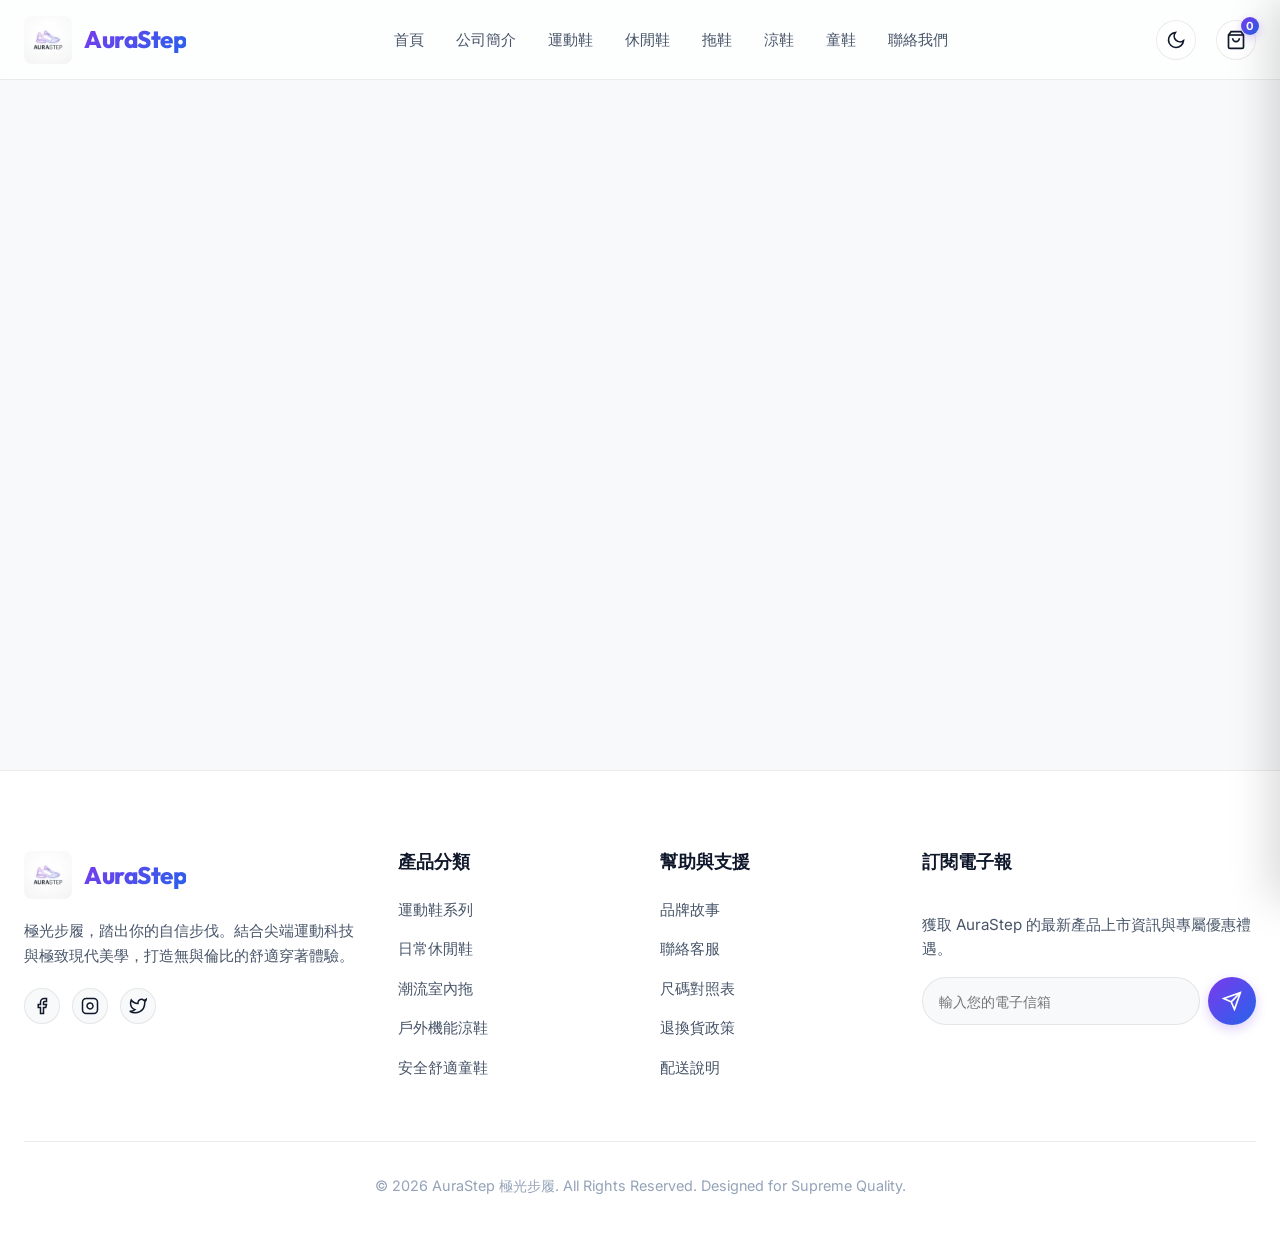
<file: product.html>
<!DOCTYPE html>
<html lang="zh-TW">
<head>
  <meta charset="UTF-8">
  <meta name="viewport" content="width=device-width, initial-scale=1.0">
  <title>產品瀏覽 | AuraStep 極光步履</title>
  <meta name="description" content="瀏覽 AuraStep 頂級機能科技鞋履的詳細資訊。包含材質規格、產品特色及尺寸對照。立即在線上探索您的完美鞋款。">
  <meta name="keywords" content="鞋子規格, 鞋子尺寸, 產品細節, 避震科技, 線上買鞋">
  
  <!-- CSS Link -->
  <link rel="stylesheet" href="assets/css/style.css">
</head>
<body>

  <!-- Dynamic Header Container -->
  <header id="global-header"></header>

  <main>
    <section class="detail-section">
      <div class="container" id="product-detail-container">
        <!-- The content here will be injected dynamically via JavaScript -->
        <div style="text-align: center; padding: 100px 0;">
          <div class="loader"></div>
          <p style="margin-top: 16px; color: var(--text-muted);">正在為您尋找極致步伐的奧秘...</p>
        </div>
      </div>
    </section>
  </main>

  <!-- Dynamic Footer Container -->
  <footer id="global-footer"></footer>

  <!-- Scripts -->
  <script src="assets/js/products-data.js"></script>
  <script src="assets/js/main.js"></script>
  <script>
    document.addEventListener("DOMContentLoaded", () => {
      renderProductDetail();
    });

    function renderProductDetail() {
      const container = document.getElementById("product-detail-container");
      if (!container) return;

      // Parse Product ID from URL parameters
      const urlParams = new URLSearchParams(window.location.search);
      const productId = urlParams.get("id");

      if (typeof productsData === "undefined") {
        container.innerHTML = `
          <div style="text-align: center; padding: 40px 0;">
            <h2 style="font-size: 2rem; margin-bottom: 16px;">資料庫未正常載入</h2>
            <p style="color: var(--text-secondary); margin-bottom: 24px;">請確認 products-data.js 檔案存在且載入正常。</p>
            <a href="index.html" class="btn btn-primary">返回首頁</a>
          </div>
        `;
        return;
      }

      // Find product
      const product = productsData.find(p => p.id === productId);

      if (!product) {
        container.innerHTML = `
          <div style="text-align: center; padding: 80px 0; max-width: 600px; margin: 0 auto;" class="animate-on-scroll">
            <svg stroke="currentColor" fill="none" stroke-width="2" viewBox="0 0 24 24" height="64" width="64" style="color: var(--text-muted); margin-bottom: 24px;">
              <circle cx="12" cy="12" r="10"></circle>
              <line x1="12" y1="8" x2="12" y2="12"></line>
              <line x1="12" y1="16" x2="12.01" y2="16"></line>
            </svg>
            <h2 style="font-size: 2.2rem; margin-bottom: 16px; font-weight: 800;">很抱歉，此商品可能已經下架</h2>
            <p style="color: var(--text-secondary); margin-bottom: 32px; font-size: 1.1rem;">我們找不到您所要求的鞋款細節。歡迎前往我們的其他系列挑選更合適的步伐伴侶。</p>
            <a href="index.html" class="btn btn-primary">瀏覽所有推薦款式</a>
          </div>
        `;
        return;
      }

      // Dynamic SEO Meta Update
      document.title = `${product.name} | AuraStep 極光步履`;
      const metaDescription = document.querySelector('meta[name="description"]');
      if (metaDescription) {
        metaDescription.setAttribute("content", product.description);
      }

      // Define appropriate sizes based on category
      const isKids = product.category === "kids";
      const sizes = isKids 
        ? ["15 cm", "16 cm", "17 cm", "18 cm", "19 cm", "20 cm", "21 cm"]
        : ["US 7", "US 8", "US 9", "US 10", "US 11", "US 12"];

      // Setup default active size selection
      let selectedSize = sizes[2] || sizes[0]; // Default US 9 or 17cm

      // Render product grid container
      container.innerHTML = `
        <div class="grid grid-2" style="gap: 48px; align-items: start;">
          
          <!-- Left: Images Section -->
          <div class="product-gallery animate-on-scroll">
            <div class="main-image-wrapper" id="main-image-wrapper">
              <img src="${product.image}" alt="${product.name}" id="main-detail-image">
            </div>
            <div class="thumb-images">
              <div class="thumb-wrapper active" onclick="changeDetailImage('${product.image}', this)">
                <img src="${product.image}" alt="${product.name} 角度 1">
              </div>
              <div class="thumb-wrapper" onclick="changeDetailImage('${product.image}', this)">
                <img src="${product.image}" alt="${product.name} 角度 2" style="transform: scaleX(-1);">
              </div>
              <div class="thumb-wrapper" onclick="changeDetailImage('${product.image}', this)">
                <img src="${product.image}" alt="${product.name} 角度 3" style="transform: rotate(15deg);">
              </div>
            </div>
          </div>

          <!-- Right: Details Section -->
          <div class="product-info-panel animate-on-scroll">
            <div class="product-meta">
              <!-- Breadcrumbs -->
              <nav style="font-size: 0.85rem; color: var(--text-muted); margin-bottom: 8px;">
                <a href="index.html">首頁</a> &gt; 
                <a href="${product.category}.html">${product.categoryName}</a> &gt; 
                <span style="color: var(--text-primary); font-weight: 500;">${product.name}</span>
              </nav>
              <h1 style="font-size: 2.5rem; font-weight: 800; letter-spacing: -1px; margin-bottom: 8px;">${product.name}</h1>
              
              <!-- Stars Rating -->
              <div style="display: flex; align-items: center; gap: 8px; font-size: 0.9rem; color: #fbbf24;">
                <div style="display: flex;">
                  ${Array(5).fill('<svg stroke="currentColor" fill="currentColor" stroke-width="0" viewBox="0 0 24 24" height="16" width="16"><path d="M12 17.27L18.18 21l-1.64-7.03L22 9.24l-7.19-.61L12 2 9.19 8.63 2 9.24l5.46 4.73L5.82 21z"></path></svg>').join("")}
                </div>
                <span style="color: var(--text-secondary); font-weight: 600;">4.9</span>
                <span style="color: var(--text-muted);">(128 條真實評價)</span>
              </div>
            </div>

            <!-- Price -->
            <div class="product-price"><span>NT$</span>${product.price.toLocaleString()}</div>

            <!-- Description -->
            <p style="color: var(--text-secondary); font-size: 1.05rem;">${product.description}</p>

            <!-- Size Selector -->
            <div>
              <div class="size-selector-title">選擇您的尺碼</div>
              <div class="size-grid" id="size-selector-grid">
                ${sizes.map(size => `
                  <button class="size-btn ${size === selectedSize ? 'active' : ''}" onclick="selectProductSize('${size}', this)">${size}</button>
                `).join("")}
              </div>
            </div>

            <!-- Bullet Features -->
            <div>
              <div class="size-selector-title" style="margin-bottom: 12px;">核心科技與特色</div>
              <ul class="detail-features">
                ${product.features.map(f => `<li>${f}</li>`).join("")}
              </ul>
            </div>

            <!-- Spec Table -->
            <div>
              <div class="size-selector-title" style="margin-bottom: 8px;">產品規格</div>
              <table class="detail-specs-table">
                ${Object.entries(product.specs).map(([key, val]) => `
                  <tr>
                    <td>${key}</td>
                    <td>${val}</td>
                  </tr>
                `).join("")}
              </table>
            </div>

            <!-- Add to Bag Buttons -->
            <div class="purchase-actions">
              <button class="btn btn-primary" id="add-to-bag-cta" onclick="handleAddToBag('${product.id}')">
                <svg stroke="currentColor" fill="none" stroke-width="2" viewBox="0 0 24 24" height="20" width="20">
                  <path d="M6 2L3 6v14a2 2 0 0 0 2 2h14a2 2 0 0 0 2-2V6l-3-4z"></path>
                  <line x1="3" y1="6" x2="21" y2="6"></line>
                  <path d="M16 10a4 4 0 0 1-8 0"></path>
                </svg>
                加入購物袋
              </button>
              <button class="btn btn-secondary" id="buy-now-cta" onclick="handleBuyNow('${product.id}')">立即購買</button>
            </div>

          </div>

        </div>
      `;

      // Trigger animation load
      if (typeof initScrollAnimations === "function") {
        initScrollAnimations();
      }

      // Store size locally in this page session closure
      window.currentSelectedSize = selectedSize;
    }

    // Interactive image switcher
    window.changeDetailImage = function(src, element) {
      const img = document.getElementById("main-detail-image");
      if (img) img.src = src;

      // Update active thumbnail border
      const wrappers = document.querySelectorAll(".thumb-wrapper");
      wrappers.forEach(w => w.classList.remove("active"));
      element.classList.add("active");
    };

    // Size selection handler
    window.selectProductSize = function(size, element) {
      window.currentSelectedSize = size;
      
      const buttons = document.querySelectorAll("#size-selector-grid .size-btn");
      buttons.forEach(b => b.classList.remove("active"));
      element.classList.add("active");
    };

    // Action execution helpers
    window.handleAddToBag = function(productId) {
      const size = window.currentSelectedSize || "US 9";
      if (typeof addProductToCart === "function") {
        addProductToCart(productId, size);
      } else {
        console.error("Cart system is not loaded.");
      }
    };

    window.handleBuyNow = function(productId) {
      const size = window.currentSelectedSize || "US 9";
      if (typeof addProductToCart === "function") {
        addProductToCart(productId, size);
        // Open Cart Drawer
        const drawer = document.getElementById("cart-drawer");
        const backdrop = document.getElementById("cart-backdrop");
        if (drawer && backdrop) {
          drawer.classList.add("open");
          backdrop.classList.add("open");
        }
      }
    };
  </script>
</body>
</html>
</file>
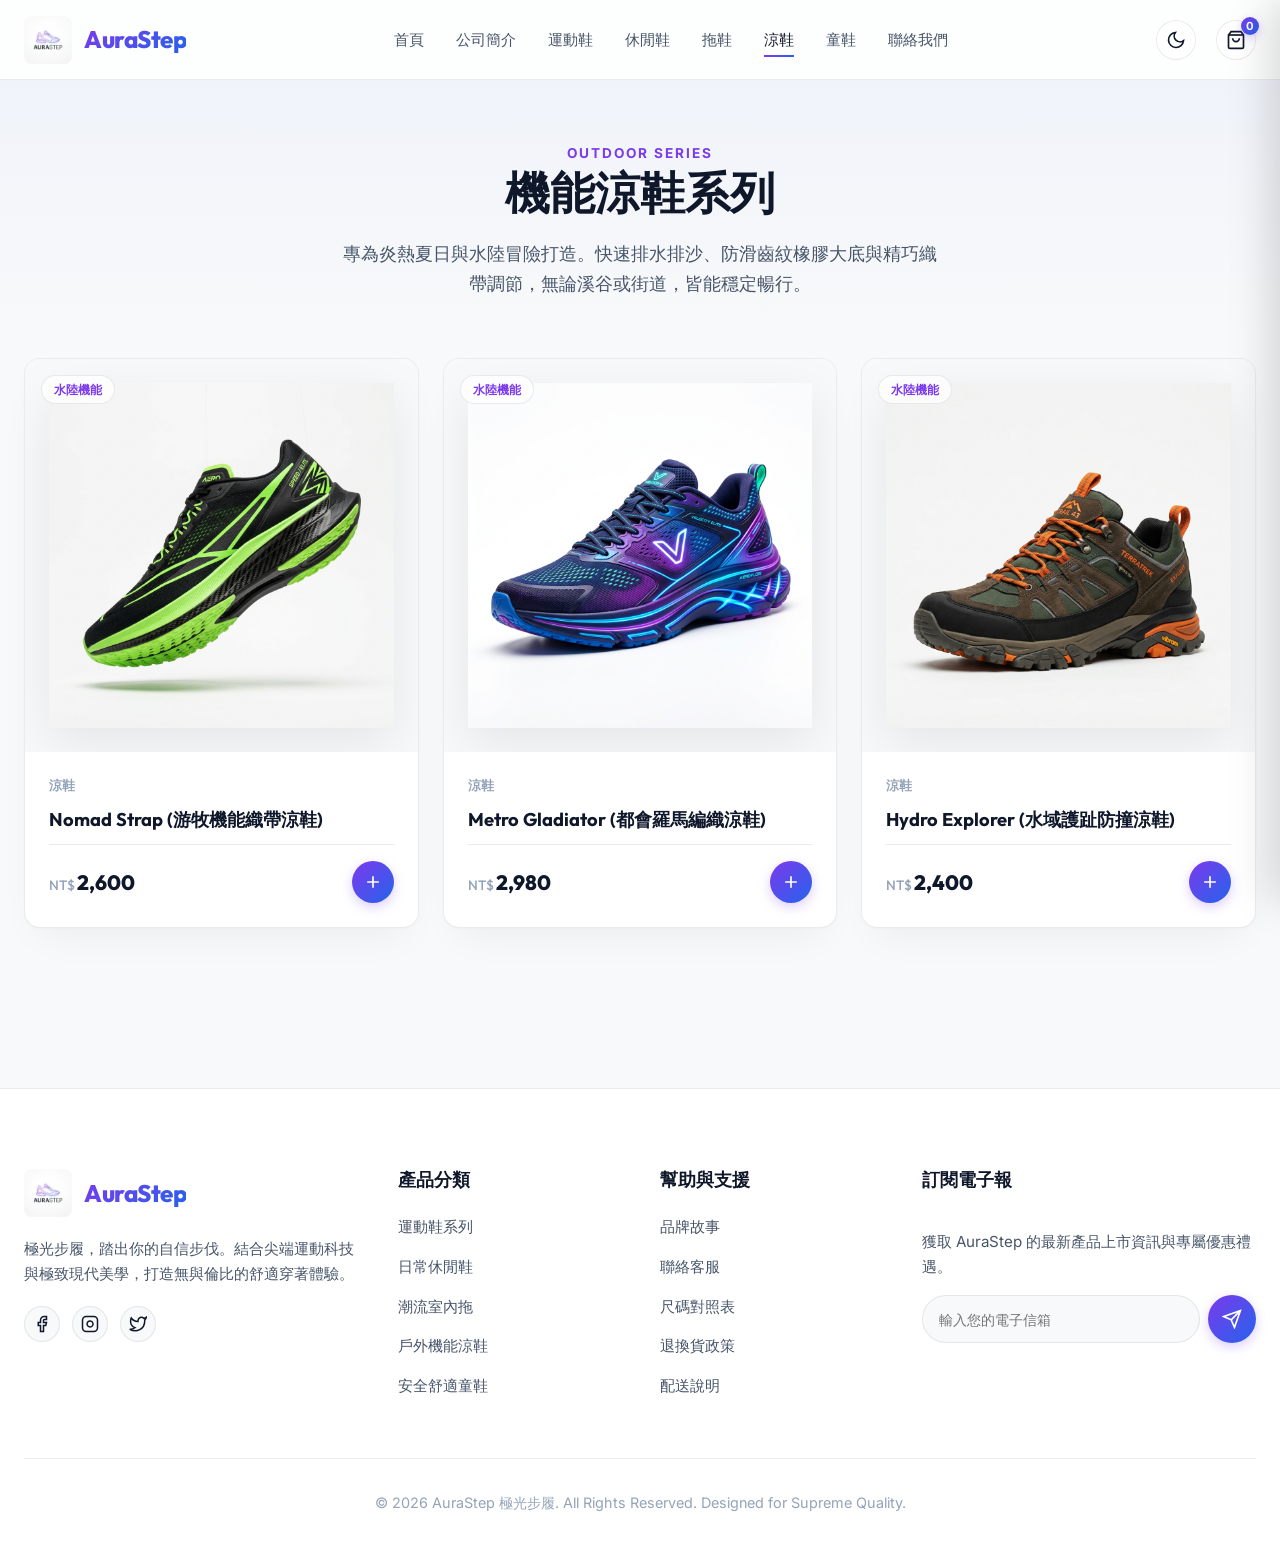
<file: sandals.html>
<!DOCTYPE html>
<html lang="zh-TW">
<head>
  <meta charset="UTF-8">
  <meta name="viewport" content="width=device-width, initial-scale=1.0">
  <title>機能沙灘與都會皮革涼鞋系列 | AuraStep 極光步履</title>
  <meta name="description" content="選購 AuraStep 機能戶外涼鞋。包含水陸兩棲防滑溯溪鞋、快乾織帶涼鞋與高級皮革英倫羅馬涼鞋。兼具抓地防撞機能與休閒時尚，帶您清涼探索戶外。">
  <meta name="keywords" content="運動涼鞋, 羅馬涼鞋, 溯溪涼鞋, 防滑涼鞋, 護趾涼鞋">
  
  <!-- CSS Link -->
  <link rel="stylesheet" href="assets/css/style.css">
</head>
<body>

  <!-- Dynamic Header Container -->
  <header id="global-header"></header>

  <main>
    <!-- Category Page Hero -->
    <section class="about-hero" style="padding: 60px 0 40px 0; background: linear-gradient(180deg, rgba(37, 99, 235, 0.04) 0%, rgba(0,0,0,0) 100%);">
      <div class="container animate-on-scroll">
        <span class="section-tag" id="cat-banner-tag">Outdoor Series</span>
        <h1 class="about-title" id="cat-page-title" style="font-size: 2.8rem;">機能涼鞋系列</h1>
        <p class="about-desc" style="max-width: 600px;">專為炎熱夏日與水陸冒險打造。快速排水排沙、防滑齒紋橡膠大底與精巧織帶調節，無論溪谷或街道，皆能穩定暢行。</p>
      </div>
    </section>

    <!-- Product Grid Section -->
    <section class="product-grid-section">
      <div class="container">
        <div class="grid grid-3" id="sandals-products-container">
          <!-- Dynamically Loaded Products -->
          <div style="grid-column: 1/-1; text-align: center; padding: 40px 0;">
            <div class="loader"></div>
            <p style="margin-top: 12px; color: var(--text-muted);">正在為您加載優質涼鞋款...</p>
          </div>
        </div>
      </div>
    </section>
  </main>

  <!-- Dynamic Footer Container -->
  <footer id="global-footer"></footer>

  <!-- Scripts -->
  <script src="assets/js/products-data.js"></script>
  <script src="assets/js/main.js"></script>
  <script>
    document.addEventListener("DOMContentLoaded", () => {
      const container = document.getElementById("sandals-products-container");
      if (container && typeof productsData !== "undefined") {
        // Filter sandals category products
        const products = productsData.filter(p => p.category === "sandals");
        
        if (products.length === 0) {
          container.innerHTML = `<p style="grid-column: 1/-1; text-align: center; color: var(--text-muted);">目前無此分類產品</p>`;
          return;
        }

        container.innerHTML = products.map(product => `
          <article class="product-card animate-on-scroll">
            <span class="card-tag">水陸機能</span>
            <a href="product.html?id=${product.id}" class="card-img-wrapper">
              <img src="${product.image}" alt="${product.name}" class="card-img">
            </a>
            <div class="card-info">
              <span class="card-cat">${product.categoryName}</span>
              <a href="product.html?id=${product.id}">
                <h3 class="card-title">${product.name}</h3>
              </a>
              <div class="card-bottom">
                <div class="card-price"><span>NT$</span>${product.price.toLocaleString()}</div>
                <button class="card-btn" id="btn-add-${product.id}" aria-label="將 ${product.name} 加入購物袋" onclick="addProductToCart('${product.id}')">
                  <svg stroke="currentColor" fill="none" stroke-width="2" viewBox="0 0 24 24" height="20" width="20">
                    <path d="M12 5v14M5 12h14"></path>
                  </svg>
                </button>
              </div>
            </div>
          </article>
        `).join("");

        // Trigger animations for newly added elements
        if (typeof initScrollAnimations === "function") {
          initScrollAnimations();
        }
      }
    });
  </script>
</body>
</html>
</file>
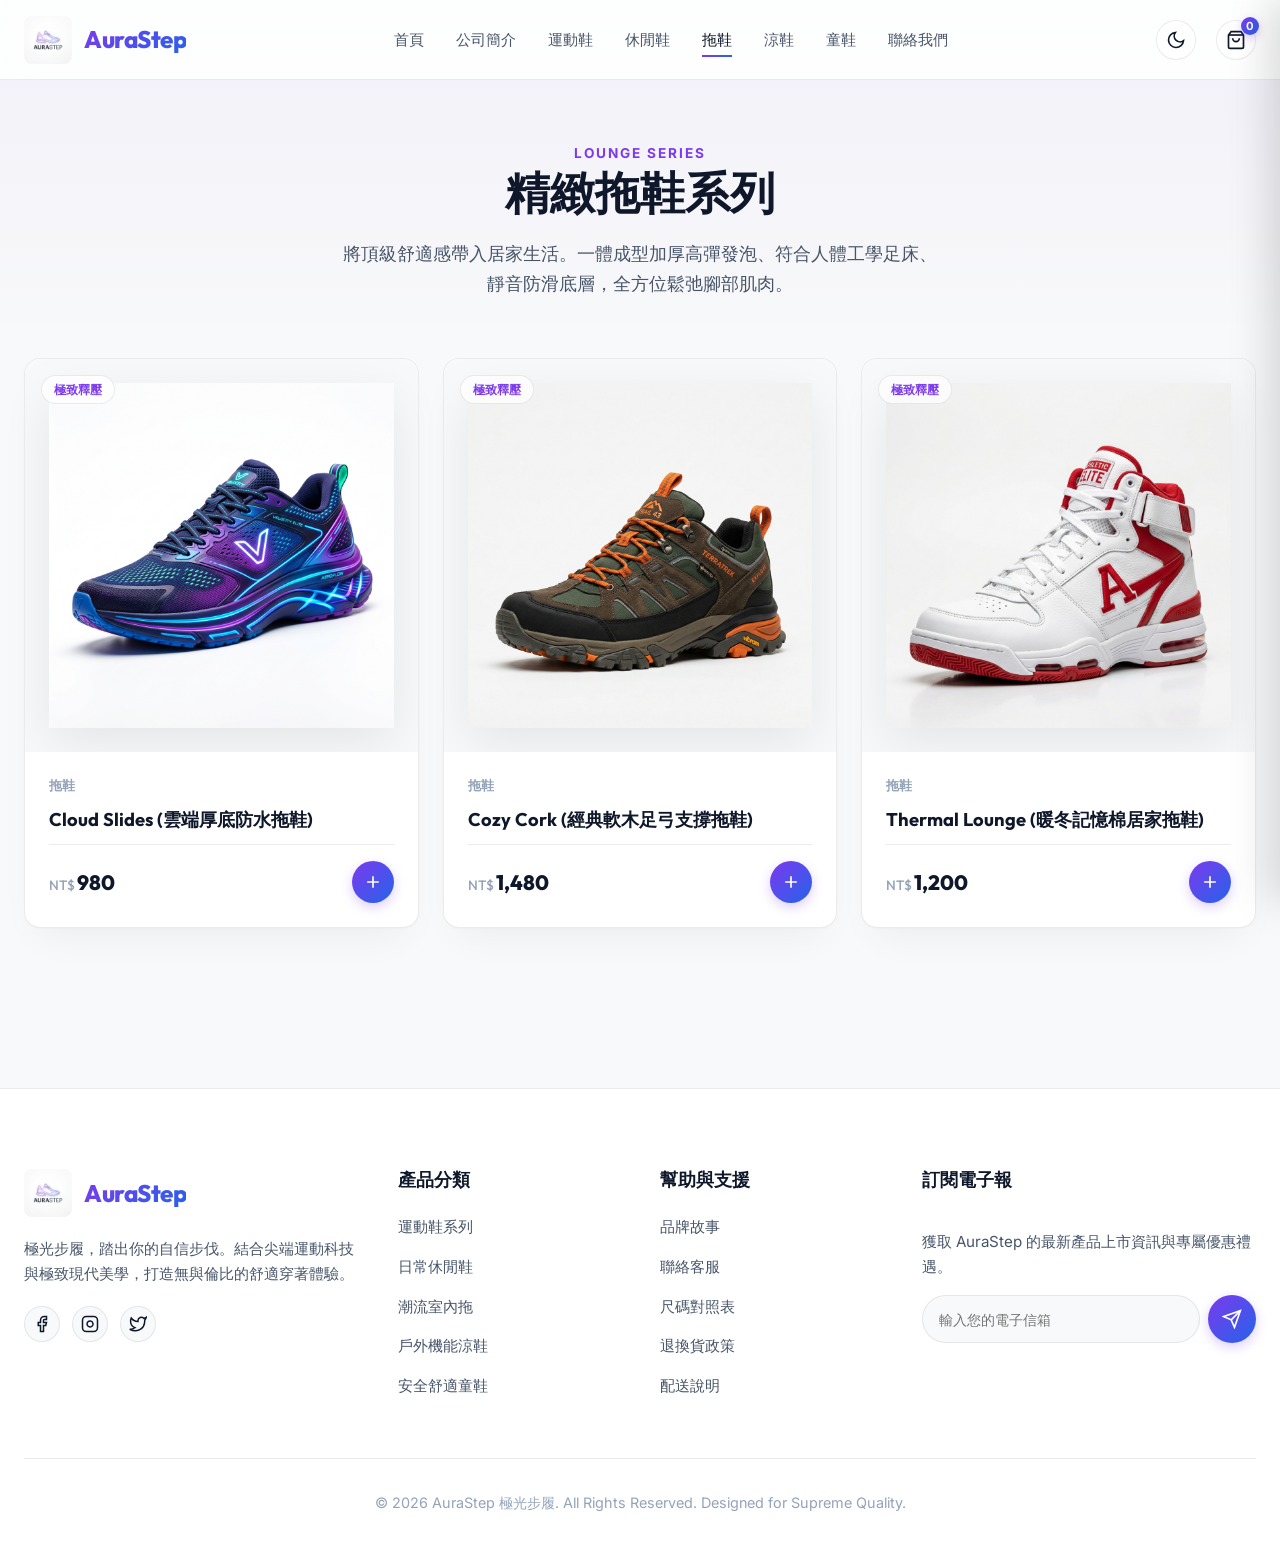
<file: slippers.html>
<!DOCTYPE html>
<html lang="zh-TW">
<head>
  <meta charset="UTF-8">
  <meta name="viewport" content="width=device-width, initial-scale=1.0">
  <title>潮流居家與加厚防水拖鞋系列 | AuraStep 極光步履</title>
  <meta name="description" content="探索 AuraStep 輕量防水加厚室內拖鞋、高支撐軟木外穿拖鞋與禦寒記憶棉居家拖。採用符合人體工學足槽設計，防滑耐磨靜音，給雙腳最舒適的釋壓包覆。">
  <meta name="keywords" content="加厚拖鞋, 室內拖鞋, 軟木拖鞋, 保暖拖鞋, 防滑防水拖鞋">
  
  <!-- CSS Link -->
  <link rel="stylesheet" href="assets/css/style.css">
</head>
<body>

  <!-- Dynamic Header Container -->
  <header id="global-header"></header>

  <main>
    <!-- Category Page Hero -->
    <section class="about-hero" style="padding: 60px 0 40px 0; background: linear-gradient(180deg, rgba(124, 58, 237, 0.04) 0%, rgba(0,0,0,0) 100%);">
      <div class="container animate-on-scroll">
        <span class="section-tag" id="cat-banner-tag">Lounge Series</span>
        <h1 class="about-title" id="cat-page-title" style="font-size: 2.8rem;">精緻拖鞋系列</h1>
        <p class="about-desc" style="max-width: 600px;">將頂級舒適感帶入居家生活。一體成型加厚高彈發泡、符合人體工學足床、靜音防滑底層，全方位鬆弛腳部肌肉。</p>
      </div>
    </section>

    <!-- Product Grid Section -->
    <section class="product-grid-section">
      <div class="container">
        <div class="grid grid-3" id="slippers-products-container">
          <!-- Dynamically Loaded Products -->
          <div style="grid-column: 1/-1; text-align: center; padding: 40px 0;">
            <div class="loader"></div>
            <p style="margin-top: 12px; color: var(--text-muted);">正在為您加載舒適拖鞋款...</p>
          </div>
        </div>
      </div>
    </section>
  </main>

  <!-- Dynamic Footer Container -->
  <footer id="global-footer"></footer>

  <!-- Scripts -->
  <script src="assets/js/products-data.js"></script>
  <script src="assets/js/main.js"></script>
  <script>
    document.addEventListener("DOMContentLoaded", () => {
      const container = document.getElementById("slippers-products-container");
      if (container && typeof productsData !== "undefined") {
        // Filter slippers category products
        const products = productsData.filter(p => p.category === "slippers");
        
        if (products.length === 0) {
          container.innerHTML = `<p style="grid-column: 1/-1; text-align: center; color: var(--text-muted);">目前無此分類產品</p>`;
          return;
        }

        container.innerHTML = products.map(product => `
          <article class="product-card animate-on-scroll">
            <span class="card-tag">極致釋壓</span>
            <a href="product.html?id=${product.id}" class="card-img-wrapper">
              <img src="${product.image}" alt="${product.name}" class="card-img">
            </a>
            <div class="card-info">
              <span class="card-cat">${product.categoryName}</span>
              <a href="product.html?id=${product.id}">
                <h3 class="card-title">${product.name}</h3>
              </a>
              <div class="card-bottom">
                <div class="card-price"><span>NT$</span>${product.price.toLocaleString()}</div>
                <button class="card-btn" id="btn-add-${product.id}" aria-label="將 ${product.name} 加入購物袋" onclick="addProductToCart('${product.id}')">
                  <svg stroke="currentColor" fill="none" stroke-width="2" viewBox="0 0 24 24" height="20" width="20">
                    <path d="M12 5v14M5 12h14"></path>
                  </svg>
                </button>
              </div>
            </div>
          </article>
        `).join("");

        // Trigger animations for newly added elements
        if (typeof initScrollAnimations === "function") {
          initScrollAnimations();
        }
      }
    });
  </script>
</body>
</html>
</file>
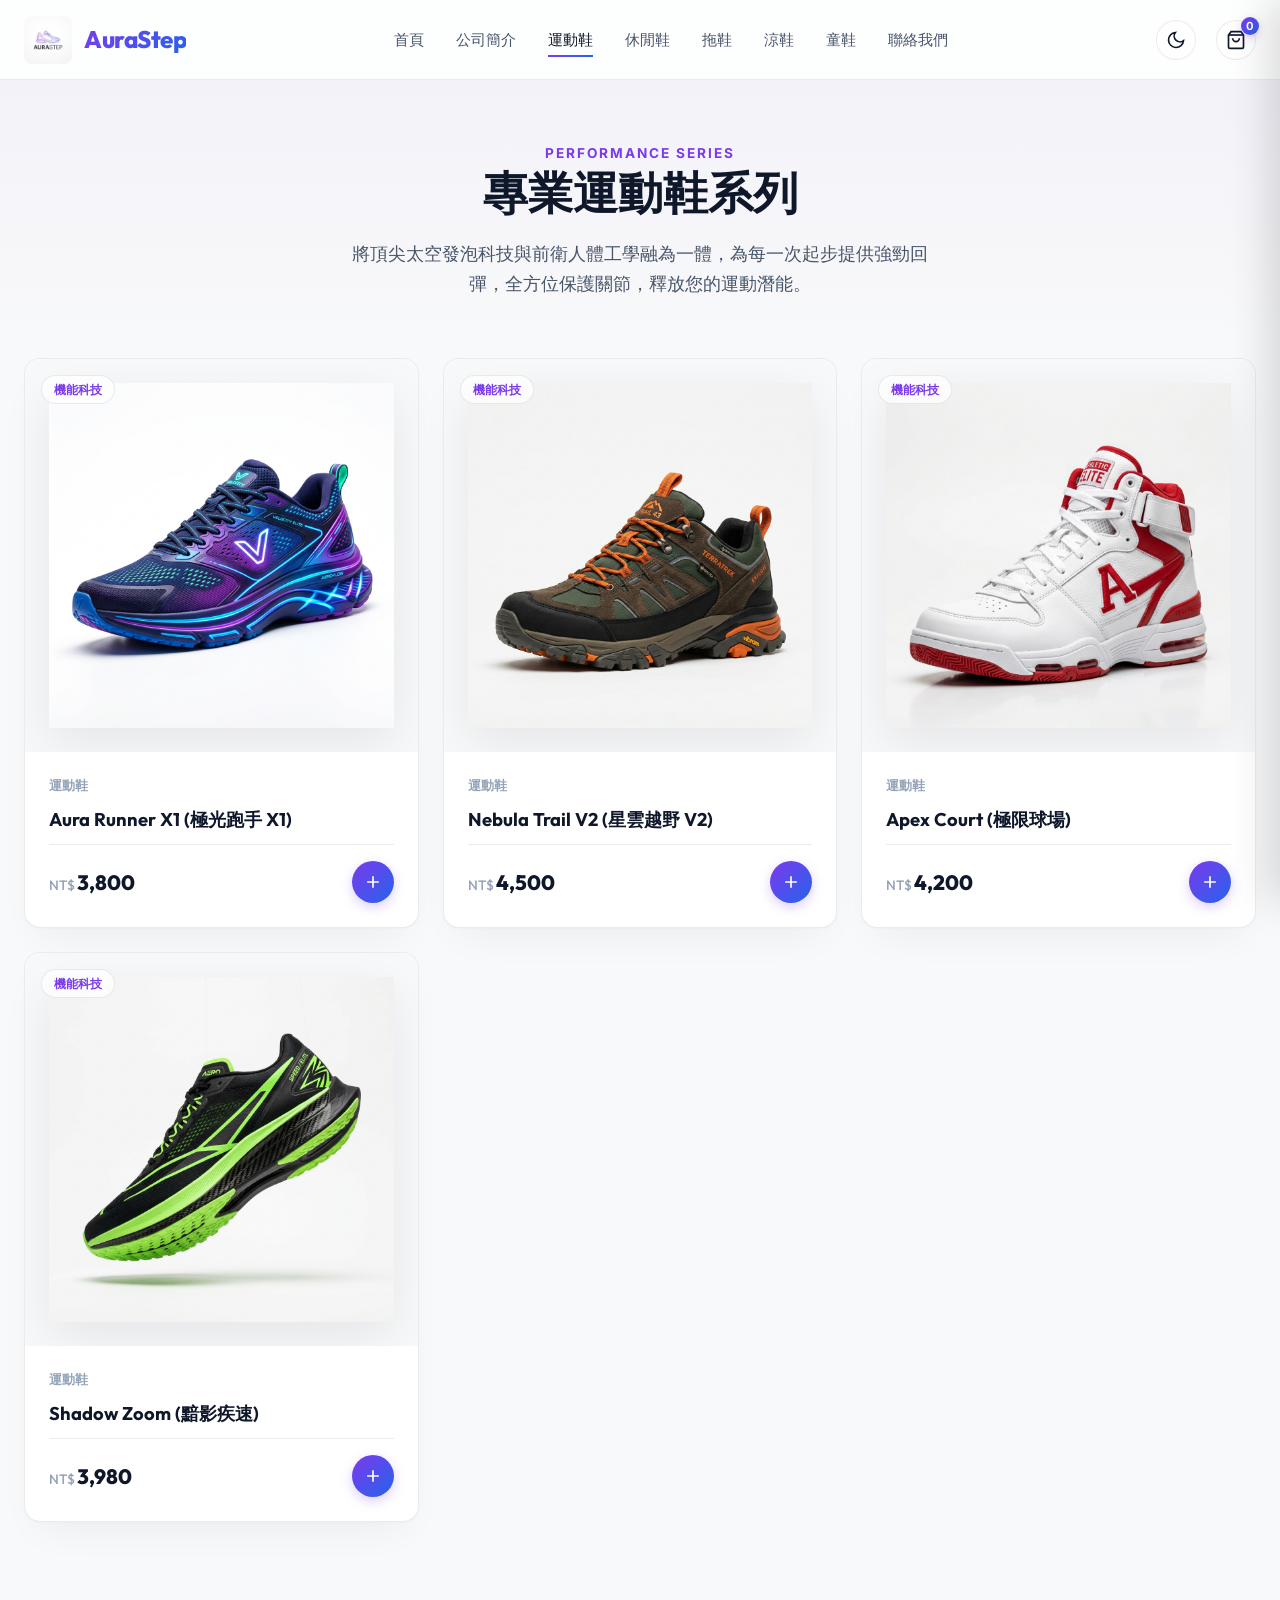
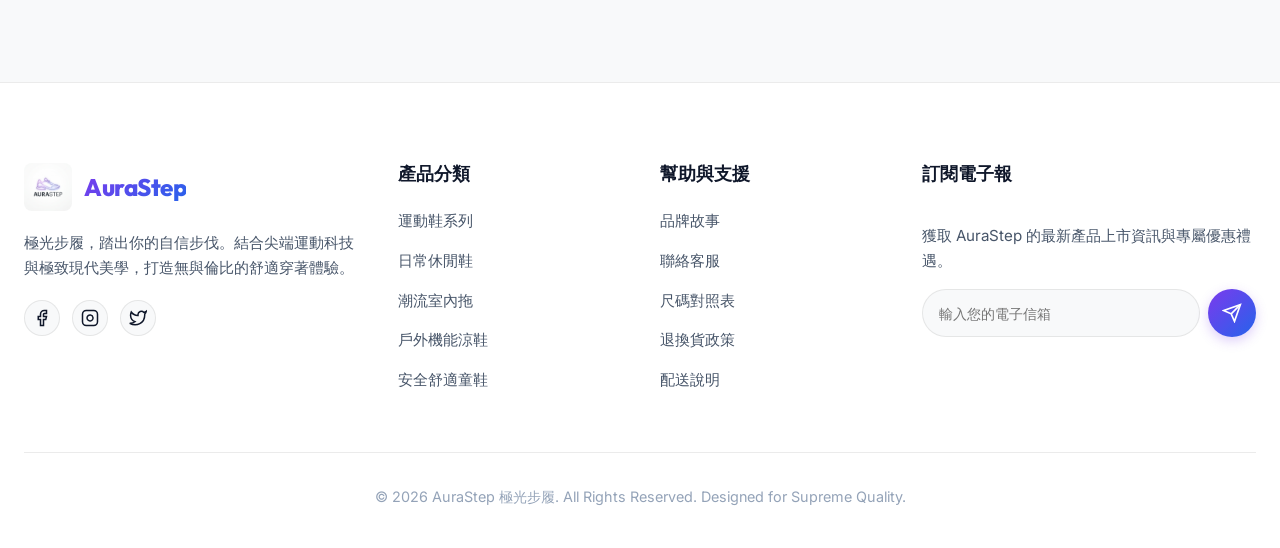
<file: sports.html>
<!DOCTYPE html>
<html lang="zh-TW">

<head>
  <meta charset="UTF-8">
  <meta name="viewport" content="width=device-width, initial-scale=1.0">
  <title>專業運動鞋與機能慢跑鞋系列 | AuraStep 極光步履</title>
  <meta name="description"
    content="選購 AuraStep 高防護專業運動鞋與機能慢跑鞋。搭載專利 AURA-BOOST 緩震中底、高筒包裹防側翻與 Vibram 越野大底，助您征服田徑跑道、越野山徑與籃球場。">
  <meta name="keywords" content="專業跑鞋, 避震運動鞋, 籃球鞋, 越野慢跑鞋, AuraStep 運動鞋">

  <!-- CSS Link -->
  <link rel="stylesheet" href="assets/css/style.css">
</head>

<body>

  <!-- Dynamic Header Container -->
  <header id="global-header"></header>

  <main>
    <!-- Category Page Hero -->
    <section class="about-hero"
      style="padding: 60px 0 40px 0; background: linear-gradient(180deg, rgba(124, 58, 237, 0.04) 0%, rgba(0,0,0,0) 100%);">
      <div class="container animate-on-scroll">
        <span class="section-tag" id="cat-banner-tag">Performance Series</span>
        <h1 class="about-title" id="cat-page-title" style="font-size: 2.8rem;">專業運動鞋系列</h1>
        <p class="about-desc" style="max-width: 600px;">將頂尖太空發泡科技與前衛人體工學融為一體，為每一次起步提供強勁回彈，全方位保護關節，釋放您的運動潛能。</p>
      </div>
    </section>

    <!-- Product Grid Section -->
    <section class="product-grid-section">
      <div class="container">
        <div class="grid grid-3" id="sports-products-container">
          <!-- Dynamically Loaded Products -->
          <div style="grid-column: 1/-1; text-align: center; padding: 40px 0;">
            <div class="loader"></div>
            <p style="margin-top: 12px; color: var(--text-muted);">正在為您加載優質運動鞋款...</p>
          </div>
        </div>
      </div>
    </section>
  </main>

  <!-- Dynamic Footer Container -->
  <footer id="global-footer"></footer>

  <!-- Scripts -->
  <script src="assets/js/products-data.js"></script>
  <script src="assets/js/main.js"></script>
  <script>
    document.addEventListener("DOMContentLoaded", () => {
      const container = document.getElementById("sports-products-container");
      if (container && typeof productsData !== "undefined") {
        // Filter sports category products
        const products = productsData.filter(p => p.category === "sports");

        if (products.length === 0) {
          container.innerHTML = `<p style="grid-column: 1/-1; text-align: center; color: var(--text-muted);">目前無此分類產品</p>`;
          return;
        }

        container.innerHTML = products.map(product => `
          <article class="product-card animate-on-scroll">
            <span class="card-tag">機能科技</span>
            <a href="product.html?id=${product.id}" class="card-img-wrapper">
              <img src="${product.image}" alt="${product.name}" title='${product.name}' class="card-img">
            </a>
            <div class="card-info">
              <span class="card-cat">${product.categoryName}</span>
              <a href="product.html?id=${product.id}">
                <h3 class="card-title">${product.name}</h3>
              </a>
              <div class="card-bottom">
                <div class="card-price"><span>NT$</span>${product.price.toLocaleString()}</div>
                <button class="card-btn" id="btn-add-${product.id}" aria-label="將 ${product.name} 加入購物袋" onclick="addProductToCart('${product.id}')">
                  <svg stroke="currentColor" fill="none" stroke-width="2" viewBox="0 0 24 24" height="20" width="20">
                    <path d="M12 5v14M5 12h14"></path>
                  </svg>
                </button>
              </div>
            </div>
          </article>
        `).join("");

        // Trigger animations for newly added elements
        if (typeof initScrollAnimations === "function") {
          initScrollAnimations();
        }
      }
    });
  </script>
</body>

</html>
</file>
<file: assets/css/style.css>
/* AuraStep Premium CSS Design System */
@import url('https://fonts.googleapis.com/css2?family=Inter:wght@300;400;500;600;700&family=Outfit:wght@300;400;500;600;700;800&display=swap');

/* CSS Variables for Light / Dark Mode */
:root {
  /* Light Theme Defaults */
  --bg-primary: #f8f9fa;
  --bg-secondary: #ffffff;
  --bg-glass: rgba(255, 255, 255, 0.75);
  --bg-glass-hover: rgba(255, 255, 255, 0.9);
  --border-color: rgba(0, 0, 0, 0.08);
  --border-glow: rgba(124, 58, 237, 0.15);
  --text-primary: #0f172a;
  --text-secondary: #475569;
  --text-muted: #94a3b8;
  
  --accent-purple: #7c3aed;
  --accent-purple-rgb: 124, 58, 237;
  --accent-blue: #2563eb;
  --accent-blue-rgb: 37, 99, 235;
  --gradient-primary: linear-gradient(135deg, #7c3aed 0%, #2563eb 100%);
  --gradient-glow: rgba(124, 58, 237, 0.25);
  
  --card-shadow: 0 20px 40px -15px rgba(0, 0, 0, 0.06), 0 1px 3px rgba(0, 0, 0, 0.02);
  --card-shadow-hover: 0 30px 60px -15px rgba(124, 58, 237, 0.15), 0 5px 15px rgba(0, 0, 0, 0.04);
  
  --transition-fast: 0.2s cubic-bezier(0.4, 0, 0.2, 1);
  --transition-normal: 0.4s cubic-bezier(0.4, 0, 0.2, 1);
  --transition-slow: 0.6s cubic-bezier(0.4, 0, 0.2, 1);
  
  --font-display: 'Outfit', 'Inter', sans-serif;
  --font-body: 'Inter', sans-serif;
  --radius-sm: 8px;
  --radius-md: 16px;
  --radius-lg: 24px;
  --radius-full: 9999px;
  
  --header-height: 80px;
}

[data-theme="dark"] {
  /* Dark Theme Overrides */
  --bg-primary: #090d16;
  --bg-secondary: #111625;
  --bg-glass: rgba(17, 22, 37, 0.75);
  --bg-glass-hover: rgba(22, 28, 45, 0.9);
  --border-color: rgba(255, 255, 255, 0.07);
  --border-glow: rgba(167, 139, 250, 0.25);
  --text-primary: #f8fafc;
  --text-secondary: #94a3b8;
  --text-muted: #64748b;
  
  --accent-purple: #a78bfa;
  --accent-blue: #60a5fa;
  --gradient-primary: linear-gradient(135deg, #a78bfa 0%, #60a5fa 100%);
  --gradient-glow: rgba(167, 139, 250, 0.35);
  
  --card-shadow: 0 20px 40px -15px rgba(0, 0, 0, 0.5), 0 1px 3px rgba(255, 255, 255, 0.01);
  --card-shadow-hover: 0 30px 60px -15px rgba(167, 139, 250, 0.25), 0 5px 15px rgba(0, 0, 0, 0.3);
}

/* Base Styles */
* {
  box-sizing: border-box;
  margin: 0;
  padding: 0;
}

html {
  scroll-behavior: smooth;
  font-size: 16px;
}

body {
  font-family: var(--font-body);
  background-color: var(--bg-primary);
  color: var(--text-primary);
  line-height: 1.6;
  overflow-x: hidden;
  transition: background-color var(--transition-normal), color var(--transition-normal);
}

h1, h2, h3, h4, h5, h6 {
  font-family: var(--font-display);
  font-weight: 700;
  line-height: 1.2;
}

a {
  color: inherit;
  text-decoration: none;
  transition: color var(--transition-fast);
}

img {
  max-width: 100%;
  height: auto;
  display: block;
}

button, input, textarea, select {
  font-family: inherit;
  font-size: inherit;
  color: inherit;
  background: none;
  border: none;
  outline: none;
}

button {
  cursor: pointer;
}

/* Container */
.container {
  max-width: 1280px;
  margin: 0 auto;
  padding: 0 24px;
}

/* Grid & Flex Utilities */
.grid {
  display: grid;
  gap: 24px;
}
.grid-2 { grid-template-columns: repeat(1, 1fr); }
.grid-3 { grid-template-columns: repeat(1, 1fr); }
.grid-4 { grid-template-columns: repeat(1, 1fr); }

@media (min-width: 640px) {
  .grid-2 { grid-template-columns: repeat(2, 1fr); }
  .grid-3 { grid-template-columns: repeat(2, 1fr); }
  .grid-4 { grid-template-columns: repeat(2, 1fr); }
}

@media (min-width: 1024px) {
  .grid-3 { grid-template-columns: repeat(3, 1fr); }
  .grid-4 { grid-template-columns: repeat(4, 1fr); }
}

@media (min-width: 1200px) {
  .grid-2 { grid-template-columns: repeat(2, 1fr); }
}

/* Premium Header / Navigation */
.header {
  position: fixed;
  top: 0;
  left: 0;
  width: 100%;
  height: var(--header-height);
  background-color: var(--bg-glass);
  backdrop-filter: blur(16px);
  -webkit-backdrop-filter: blur(16px);
  border-bottom: 1px solid var(--border-color);
  z-index: 1000;
  transition: background-color var(--transition-normal), border-color var(--transition-normal);
}

.header-container {
  display: flex;
  justify-content: space-between;
  align-items: center;
  height: 100%;
}

.logo-wrapper {
  display: flex;
  align-items: center;
  gap: 12px;
}

.logo-img {
  height: 48px;
  width: 48px;
  object-fit: contain;
  border-radius: var(--radius-sm);
}

.logo-text {
  font-family: var(--font-display);
  font-size: 1.5rem;
  font-weight: 800;
  letter-spacing: -0.5px;
  background: var(--gradient-primary);
  -webkit-background-clip: text;
  -webkit-text-fill-color: transparent;
}

.nav-menu {
  display: flex;
  gap: 32px;
  list-style: none;
}

.nav-link {
  font-weight: 500;
  font-size: 0.95rem;
  position: relative;
  padding: 8px 0;
  color: var(--text-secondary);
}

.nav-link::after {
  content: '';
  position: absolute;
  bottom: 0;
  left: 0;
  width: 0;
  height: 2px;
  background: var(--gradient-primary);
  transition: width var(--transition-fast);
}

.nav-link:hover, .nav-link.active {
  color: var(--text-primary);
}

.nav-link.active::after, .nav-link:hover::after {
  width: 100%;
}

.header-actions {
  display: flex;
  align-items: center;
  gap: 20px;
}

.action-btn {
  width: 40px;
  height: 40px;
  border-radius: var(--radius-full);
  display: flex;
  align-items: center;
  justify-content: center;
  border: 1px solid var(--border-color);
  background-color: var(--bg-secondary);
  transition: all var(--transition-fast);
  color: var(--text-primary);
  position: relative;
}

.action-btn:hover {
  transform: translateY(-2px);
  border-color: var(--accent-purple);
  box-shadow: 0 0 12px var(--border-glow);
}

.badge {
  position: absolute;
  top: -4px;
  right: -4px;
  background: var(--gradient-primary);
  color: #fff;
  font-size: 0.7rem;
  font-weight: 700;
  width: 18px;
  height: 18px;
  border-radius: var(--radius-full);
  display: flex;
  align-items: center;
  justify-content: center;
  box-shadow: 0 3px 8px var(--gradient-glow);
}

.mobile-menu-btn {
  display: none;
}

/* Page Spacing */
main {
  margin-top: var(--header-height);
  min-height: calc(100vh - var(--header-height) - 300px);
}

/* Button Component */
.btn {
  display: inline-flex;
  align-items: center;
  justify-content: center;
  gap: 10px;
  padding: 12px 28px;
  border-radius: var(--radius-full);
  font-weight: 600;
  font-size: 0.95rem;
  transition: all var(--transition-normal);
  position: relative;
  overflow: hidden;
  z-index: 1;
}

.btn-primary {
  background: var(--gradient-primary);
  color: #ffffff;
  box-shadow: 0 10px 20px -5px var(--gradient-glow);
}

.btn-primary:hover {
  transform: translateY(-2px);
  box-shadow: 0 15px 30px -5px var(--gradient-glow);
}

.btn-secondary {
  background-color: var(--bg-secondary);
  color: var(--text-primary);
  border: 1px solid var(--border-color);
}

.btn-secondary:hover {
  transform: translateY(-2px);
  border-color: var(--accent-purple);
  background-color: var(--bg-glass-hover);
}

/* Hero Section */
.hero {
  padding: 80px 0 100px 0;
  position: relative;
  overflow: hidden;
}

.hero::before {
  content: '';
  position: absolute;
  top: -10%;
  right: -10%;
  width: 600px;
  height: 600px;
  background: radial-gradient(circle, rgba(124, 58, 237, 0.12) 0%, rgba(37, 99, 235, 0.05) 50%, rgba(0,0,0,0) 100%);
  z-index: -1;
  pointer-events: none;
}

.hero::after {
  content: '';
  position: absolute;
  bottom: -10%;
  left: -10%;
  width: 400px;
  height: 400px;
  background: radial-gradient(circle, rgba(37, 99, 235, 0.1) 0%, rgba(124, 58, 237, 0.03) 50%, rgba(0,0,0,0) 100%);
  z-index: -1;
  pointer-events: none;
}

.hero-grid {
  display: grid;
  grid-template-columns: 1fr;
  gap: 48px;
  align-items: center;
}

@media (min-width: 1024px) {
  .hero-grid {
    grid-template-columns: 1.2fr 1fr;
  }
}

.hero-content {
  display: flex;
  flex-direction: column;
  gap: 24px;
}

.hero-tag {
  align-self: flex-start;
  padding: 6px 16px;
  border-radius: var(--radius-full);
  background-color: rgba(124, 58, 237, 0.1);
  border: 1px solid rgba(124, 58, 237, 0.2);
  color: var(--accent-purple);
  font-weight: 600;
  font-size: 0.85rem;
  letter-spacing: 1px;
  text-transform: uppercase;
}

.hero-title {
  font-size: 3rem;
  font-weight: 800;
  letter-spacing: -1.5px;
  line-height: 1.15;
}

@media (min-width: 640px) {
  .hero-title {
    font-size: 4rem;
  }
}

.hero-title span {
  background: var(--gradient-primary);
  -webkit-background-clip: text;
  -webkit-text-fill-color: transparent;
}

.hero-desc {
  font-size: 1.15rem;
  color: var(--text-secondary);
  max-width: 580px;
}

.hero-btns {
  display: flex;
  gap: 16px;
  flex-wrap: wrap;
}

.hero-visual {
  position: relative;
  display: flex;
  justify-content: center;
  align-items: center;
}

.hero-circle-bg {
  position: absolute;
  width: 320px;
  height: 320px;
  border-radius: var(--radius-full);
  background: linear-gradient(135deg, rgba(124, 58, 237, 0.2) 0%, rgba(37, 99, 235, 0.2) 100%);
  filter: blur(40px);
  z-index: 1;
}

@media (min-width: 640px) {
  .hero-circle-bg {
    width: 450px;
    height: 450px;
  }
}

.hero-image {
  position: relative;
  z-index: 2;
  width: 90%;
  max-width: 520px;
  transform: rotate(-15deg) translateY(-20px);
  filter: drop-shadow(0 25px 40px rgba(0,0,0,0.15));
  animation: floatSneaker 6s ease-in-out infinite;
}

@keyframes floatSneaker {
  0%, 100% {
    transform: rotate(-15deg) translateY(-20px);
  }
  50% {
    transform: rotate(-12deg) translateY(-40px);
  }
}

/* Stats Section */
.stats {
  padding: 40px 0;
  border-top: 1px solid var(--border-color);
  border-bottom: 1px solid var(--border-color);
  background-color: var(--bg-glass);
}

.stats-grid {
  display: grid;
  grid-template-columns: repeat(2, 1fr);
  gap: 32px;
}

@media (min-width: 768px) {
  .stats-grid {
    grid-template-columns: repeat(4, 1fr);
  }
}

.stat-item {
  text-align: center;
}

.stat-num {
  font-family: var(--font-display);
  font-size: 2.5rem;
  font-weight: 800;
  background: var(--gradient-primary);
  -webkit-background-clip: text;
  -webkit-text-fill-color: transparent;
}

.stat-label {
  font-size: 0.9rem;
  color: var(--text-secondary);
  margin-top: 4px;
}

/* Category Slider / Nav */
.category-filter-section {
  padding: 60px 0 20px 0;
}

.section-header {
  display: flex;
  justify-content: space-between;
  align-items: flex-end;
  margin-bottom: 40px;
}

.section-info {
  display: flex;
  flex-direction: column;
  gap: 8px;
}

.section-tag {
  color: var(--accent-purple);
  font-size: 0.85rem;
  font-weight: 700;
  text-transform: uppercase;
  letter-spacing: 2px;
}

.section-title {
  font-size: 2.2rem;
  font-weight: 800;
  letter-spacing: -1px;
}

.category-capsules {
  display: flex;
  gap: 12px;
  overflow-x: auto;
  padding: 8px 4px 16px 4px;
  scrollbar-width: none; /* Firefox */
}

.category-capsules::-webkit-scrollbar {
  display: none; /* Chrome/Safari */
}

.capsule {
  flex-shrink: 0;
  padding: 10px 24px;
  border-radius: var(--radius-full);
  background-color: var(--bg-secondary);
  border: 1px solid var(--border-color);
  font-weight: 600;
  font-size: 0.9rem;
  transition: all var(--transition-fast);
  color: var(--text-secondary);
}

.capsule:hover, .capsule.active {
  background: var(--gradient-primary);
  color: #fff;
  border-color: transparent;
  box-shadow: 0 8px 20px -5px var(--gradient-glow);
}

/* Product Card Grid */
.product-grid-section {
  padding: 20px 0 80px 0;
}

.product-card {
  background-color: var(--bg-secondary);
  border-radius: var(--radius-md);
  border: 1px solid var(--border-color);
  overflow: hidden;
  transition: all var(--transition-normal);
  display: flex;
  flex-direction: column;
  position: relative;
  box-shadow: var(--card-shadow);
}

.product-card:hover {
  transform: translateY(-8px);
  border-color: var(--accent-purple);
  box-shadow: var(--card-shadow-hover);
}

.card-tag {
  position: absolute;
  top: 16px;
  left: 16px;
  background-color: var(--bg-glass);
  backdrop-filter: blur(8px);
  border: 1px solid var(--border-color);
  padding: 4px 12px;
  border-radius: var(--radius-full);
  font-size: 0.75rem;
  font-weight: 700;
  color: var(--accent-purple);
  z-index: 10;
}

.card-img-wrapper {
  aspect-ratio: 1;
  background-color: var(--bg-primary);
  overflow: hidden;
  display: flex;
  align-items: center;
  justify-content: center;
  position: relative;
  padding: 24px;
  transition: background-color var(--transition-normal);
}

.card-img {
  width: 100%;
  height: 100%;
  object-fit: contain;
  filter: drop-shadow(0 15px 25px rgba(0,0,0,0.08));
  transition: transform var(--transition-normal);
}

.product-card:hover .card-img {
  transform: scale(1.1) rotate(-8deg);
}

.card-info {
  padding: 24px;
  display: flex;
  flex-direction: column;
  gap: 12px;
  flex-grow: 1;
}

.card-cat {
  font-size: 0.8rem;
  color: var(--text-muted);
  font-weight: 600;
  text-transform: uppercase;
}

.card-title {
  font-size: 1.15rem;
  font-weight: 700;
  line-height: 1.3;
  color: var(--text-primary);
}

.card-bottom {
  display: flex;
  justify-content: space-between;
  align-items: center;
  margin-top: auto;
  padding-top: 16px;
  border-top: 1px solid var(--border-color);
}

.card-price {
  font-family: var(--font-display);
  font-size: 1.3rem;
  font-weight: 800;
  color: var(--text-primary);
}

.card-price span {
  font-size: 0.85rem;
  font-weight: 500;
  color: var(--text-muted);
  margin-right: 2px;
}

.card-btn {
  width: 42px;
  height: 42px;
  border-radius: var(--radius-full);
  background: var(--gradient-primary);
  color: #fff;
  display: flex;
  align-items: center;
  justify-content: center;
  box-shadow: 0 4px 12px var(--gradient-glow);
  transition: all var(--transition-fast);
}

.card-btn:hover {
  transform: scale(1.1);
  box-shadow: 0 6px 18px var(--gradient-glow);
}

/* Company Intro Page (About.html) */
.about-hero {
  padding: 80px 0;
  text-align: center;
  background: linear-gradient(180deg, rgba(124, 58, 237, 0.05) 0%, rgba(0,0,0,0) 100%);
}

.about-title {
  font-size: 3.5rem;
  margin-bottom: 20px;
}

.about-desc {
  max-width: 720px;
  margin: 0 auto;
  color: var(--text-secondary);
  font-size: 1.15rem;
}

.about-grid-section {
  padding: 80px 0;
}

.about-story-text {
  display: flex;
  flex-direction: column;
  gap: 24px;
  justify-content: center;
}

.about-story-img {
  border-radius: var(--radius-lg);
  overflow: hidden;
  box-shadow: var(--card-shadow);
  border: 1px solid var(--border-color);
}

.about-story-img img {
  width: 100%;
  height: 100%;
  object-fit: cover;
}

.core-values {
  padding: 80px 0;
  background-color: var(--bg-glass);
}

.value-card {
  padding: 32px;
  background-color: var(--bg-secondary);
  border-radius: var(--radius-md);
  border: 1px solid var(--border-color);
  box-shadow: var(--card-shadow);
  transition: all var(--transition-fast);
}

.value-card:hover {
  transform: translateY(-5px);
  border-color: var(--accent-purple);
}

.value-icon {
  width: 60px;
  height: 60px;
  border-radius: var(--radius-md);
  background: rgba(124, 58, 237, 0.1);
  color: var(--accent-purple);
  display: flex;
  align-items: center;
  justify-content: center;
  font-size: 1.7rem;
  margin-bottom: 24px;
}

.value-title {
  font-size: 1.3rem;
  margin-bottom: 12px;
}

.value-desc {
  color: var(--text-secondary);
  font-size: 0.95rem;
}

/* Contact Us Page (Contact.html) */
.contact-section {
  padding: 80px 0;
}

.contact-info-panel {
  background-color: var(--bg-secondary);
  padding: 40px;
  border-radius: var(--radius-lg);
  border: 1px solid var(--border-color);
  box-shadow: var(--card-shadow);
  display: flex;
  flex-direction: column;
  gap: 32px;
}

.contact-detail-item {
  display: flex;
  gap: 20px;
  align-items: flex-start;
}

.contact-icon {
  width: 50px;
  height: 50px;
  border-radius: var(--radius-full);
  background: rgba(37, 99, 235, 0.1);
  color: var(--accent-blue);
  display: flex;
  align-items: center;
  justify-content: center;
  font-size: 1.3rem;
  flex-shrink: 0;
}

.contact-text-wrapper h4 {
  font-size: 1.1rem;
  margin-bottom: 4px;
}

.contact-text-wrapper p {
  color: var(--text-secondary);
  font-size: 0.95rem;
}

.contact-form-panel {
  background-color: var(--bg-secondary);
  padding: 40px;
  border-radius: var(--radius-lg);
  border: 1px solid var(--border-color);
  box-shadow: var(--card-shadow);
}

.form-group {
  margin-bottom: 24px;
}

.form-label {
  display: block;
  font-weight: 600;
  font-size: 0.9rem;
  margin-bottom: 8px;
  color: var(--text-secondary);
}

.form-control {
  width: 100%;
  padding: 14px 20px;
  border-radius: var(--radius-md);
  border: 1px solid var(--border-color);
  background-color: var(--bg-primary);
  color: var(--text-primary);
  font-family: var(--font-body);
  transition: all var(--transition-fast);
}

.form-control:focus {
  border-color: var(--accent-purple);
  background-color: var(--bg-secondary);
  box-shadow: 0 0 0 4px rgba(124, 58, 237, 0.1);
}

textarea.form-control {
  resize: vertical;
  min-height: 120px;
}

.map-placeholder {
  height: 280px;
  background-color: var(--bg-primary);
  border-radius: var(--radius-md);
  border: 1px dashed var(--border-color);
  margin-top: 32px;
  display: flex;
  align-items: center;
  justify-content: center;
  flex-direction: column;
  gap: 12px;
  color: var(--text-secondary);
}

.map-placeholder svg {
  font-size: 2.5rem;
  color: var(--text-muted);
}

/* Product Detail Page (Product.html) */
.detail-section {
  padding: 80px 0;
}

.product-gallery {
  display: flex;
  flex-direction: column;
  gap: 20px;
}

.main-image-wrapper {
  aspect-ratio: 1.2;
  background-color: var(--bg-secondary);
  border-radius: var(--radius-lg);
  border: 1px solid var(--border-color);
  padding: 40px;
  display: flex;
  align-items: center;
  justify-content: center;
  box-shadow: var(--card-shadow);
}

.main-image-wrapper img {
  max-height: 100%;
  object-fit: contain;
  filter: drop-shadow(0 20px 30px rgba(0,0,0,0.1));
}

.thumb-images {
  display: flex;
  gap: 16px;
}

.thumb-wrapper {
  aspect-ratio: 1;
  width: 80px;
  background-color: var(--bg-secondary);
  border-radius: var(--radius-md);
  border: 1px solid var(--border-color);
  padding: 8px;
  cursor: pointer;
  display: flex;
  align-items: center;
  justify-content: center;
  transition: all var(--transition-fast);
}

.thumb-wrapper.active, .thumb-wrapper:hover {
  border-color: var(--accent-purple);
  transform: translateY(-2px);
}

.product-info-panel {
  display: flex;
  flex-direction: column;
  gap: 32px;
}

.product-meta {
  display: flex;
  flex-direction: column;
  gap: 12px;
}

.product-price {
  font-family: var(--font-display);
  font-size: 2.2rem;
  font-weight: 800;
  color: var(--text-primary);
}

.product-price span {
  font-size: 1.2rem;
  font-weight: 600;
  color: var(--text-muted);
  margin-right: 4px;
}

.size-selector-title {
  font-weight: 700;
  font-size: 0.95rem;
  margin-bottom: 12px;
}

.size-grid {
  display: grid;
  grid-template-columns: repeat(5, 1fr);
  gap: 10px;
}

.size-btn {
  height: 48px;
  border-radius: var(--radius-sm);
  border: 1px solid var(--border-color);
  background-color: var(--bg-secondary);
  font-weight: 600;
  display: flex;
  align-items: center;
  justify-content: center;
  transition: all var(--transition-fast);
}

.size-btn:hover {
  border-color: var(--text-primary);
}

.size-btn.active {
  background-color: var(--text-primary);
  color: var(--bg-secondary);
  border-color: var(--text-primary);
}

.detail-features {
  display: flex;
  flex-direction: column;
  gap: 12px;
  padding-left: 20px;
}

.detail-features li {
  color: var(--text-secondary);
}

.detail-specs-table {
  width: 100%;
  border-collapse: collapse;
  margin-top: 12px;
}

.detail-specs-table tr {
  border-bottom: 1px solid var(--border-color);
}

.detail-specs-table td {
  padding: 12px 0;
  font-size: 0.95rem;
}

.detail-specs-table td:first-child {
  font-weight: 600;
  color: var(--text-secondary);
  width: 120px;
}

.detail-specs-table td:last-child {
  color: var(--text-primary);
}

.purchase-actions {
  display: flex;
  gap: 16px;
  margin-top: 16px;
}

.purchase-actions .btn {
  flex-grow: 1;
}

/* Footer Section */
.footer {
  background-color: var(--bg-secondary);
  border-top: 1px solid var(--border-color);
  padding: 80px 0 40px 0;
  margin-top: 80px;
  transition: background-color var(--transition-normal);
}

.footer-grid {
  display: grid;
  grid-template-columns: repeat(1, 1fr);
  gap: 40px;
  margin-bottom: 60px;
}

@media (min-width: 640px) {
  .footer-grid {
    grid-template-columns: repeat(2, 1fr);
  }
}

@media (min-width: 1024px) {
  .footer-grid {
    grid-template-columns: 1.5fr 1fr 1fr 1.5fr;
  }
}

.footer-brand {
  display: flex;
  flex-direction: column;
  gap: 20px;
}

.footer-desc {
  color: var(--text-secondary);
  font-size: 0.95rem;
}

.footer-socials {
  display: flex;
  gap: 12px;
}

.social-icon {
  width: 36px;
  height: 36px;
  border-radius: var(--radius-full);
  background-color: var(--bg-primary);
  border: 1px solid var(--border-color);
  display: flex;
  align-items: center;
  justify-content: center;
  transition: all var(--transition-fast);
}

.social-icon:hover {
  border-color: var(--accent-purple);
  color: var(--accent-purple);
  transform: translateY(-2px);
}

.footer-title {
  font-size: 1.1rem;
  margin-bottom: 24px;
}

.footer-links {
  list-style: none;
  display: flex;
  flex-direction: column;
  gap: 14px;
}

.footer-link {
  color: var(--text-secondary);
  font-size: 0.95rem;
}

.footer-link:hover {
  color: var(--text-primary);
  padding-left: 4px;
}

.footer-newsletter {
  display: flex;
  flex-direction: column;
  gap: 16px;
}

.newsletter-form {
  display: flex;
  gap: 8px;
}

.newsletter-input {
  flex-grow: 1;
  padding: 12px 16px;
  border-radius: var(--radius-full);
  background-color: var(--bg-primary);
  border: 1px solid var(--border-color);
  font-size: 0.9rem;
}

.newsletter-input:focus {
  border-color: var(--accent-purple);
}

.newsletter-btn {
  width: 48px;
  height: 48px;
  border-radius: var(--radius-full);
  background: var(--gradient-primary);
  color: #fff;
  display: flex;
  align-items: center;
  justify-content: center;
  flex-shrink: 0;
  box-shadow: 0 4px 12px var(--gradient-glow);
}

.footer-bottom {
  text-align: center;
  padding-top: 32px;
  border-top: 1px solid var(--border-color);
  color: var(--text-muted);
  font-size: 0.9rem;
}

/* Toast Notifications */
.toast-container {
  position: fixed;
  bottom: 24px;
  right: 24px;
  z-index: 1100;
  display: flex;
  flex-direction: column;
  gap: 12px;
}

.toast {
  background-color: var(--bg-secondary);
  border: 1px solid var(--accent-purple);
  box-shadow: 0 10px 30px rgba(124, 58, 237, 0.15);
  padding: 16px 24px;
  border-radius: var(--radius-md);
  color: var(--text-primary);
  display: flex;
  align-items: center;
  gap: 12px;
  transform: translateY(100px);
  opacity: 0;
  animation: slideInUp 0.4s cubic-bezier(0.16, 1, 0.3, 1) forwards;
}

@keyframes slideInUp {
  to {
    transform: translateY(0);
    opacity: 1;
  }
}

.toast.fade-out {
  animation: fadeOutDown 0.4s cubic-bezier(0.16, 1, 0.3, 1) forwards;
}

@keyframes fadeOutDown {
  to {
    transform: translateY(20px);
    opacity: 0;
  }
}

/* Dynamic Slide Animation elements */
.animate-on-scroll {
  opacity: 0;
  transform: translateY(30px);
  transition: opacity var(--transition-slow), transform var(--transition-slow);
}

.animate-on-scroll.appear {
  opacity: 1;
  transform: translateY(0);
}

/* Loading Overlay for Dynamic elements */
.loader {
  display: inline-block;
  width: 24px;
  height: 24px;
  border: 3px solid rgba(124, 58, 237, 0.2);
  border-radius: 50%;
  border-top-color: var(--accent-purple);
  animation: spin 1s ease-in-out infinite;
}

@keyframes spin {
  to { transform: rotate(360deg); }
}

/* Cart Panel Drawer */
.cart-drawer {
  position: fixed;
  top: 0;
  right: -420px;
  width: 100%;
  max-width: 420px;
  height: 100vh;
  background-color: var(--bg-secondary);
  border-left: 1px solid var(--border-color);
  z-index: 1050;
  box-shadow: -10px 0 40px rgba(0,0,0,0.15);
  transition: right var(--transition-normal);
  display: flex;
  flex-direction: column;
}

.cart-drawer.open {
  right: 0;
}

.cart-header {
  padding: 24px;
  border-bottom: 1px solid var(--border-color);
  display: flex;
  justify-content: space-between;
  align-items: center;
}

.cart-close-btn {
  font-size: 1.5rem;
  color: var(--text-secondary);
}

.cart-close-btn:hover {
  color: var(--text-primary);
}

.cart-items-list {
  flex-grow: 1;
  overflow-y: auto;
  padding: 24px;
  display: flex;
  flex-direction: column;
  gap: 20px;
}

.cart-item {
  display: flex;
  gap: 16px;
  align-items: center;
}

.cart-item-img {
  width: 70px;
  height: 70px;
  background-color: var(--bg-primary);
  border-radius: var(--radius-sm);
  padding: 8px;
  object-fit: contain;
}

.cart-item-info {
  flex-grow: 1;
}

.cart-item-title {
  font-size: 0.95rem;
  font-weight: 700;
}

.cart-item-meta {
  font-size: 0.8rem;
  color: var(--text-muted);
}

.cart-item-price {
  font-weight: 700;
  color: var(--accent-purple);
}

.cart-item-remove {
  color: var(--text-muted);
  cursor: pointer;
}

.cart-item-remove:hover {
  color: #ef4444;
}

.cart-footer {
  padding: 24px;
  border-top: 1px solid var(--border-color);
  display: flex;
  flex-direction: column;
  gap: 16px;
}

.cart-total-row {
  display: flex;
  justify-content: space-between;
  font-weight: 700;
  font-size: 1.1rem;
}

.cart-backdrop {
  position: fixed;
  top: 0;
  left: 0;
  width: 100vw;
  height: 100vh;
  background-color: rgba(0,0,0,0.5);
  z-index: 1040;
  opacity: 0;
  pointer-events: none;
  transition: opacity var(--transition-normal);
  backdrop-filter: blur(4px);
}

.cart-backdrop.open {
  opacity: 1;
  pointer-events: auto;
}
</file>
